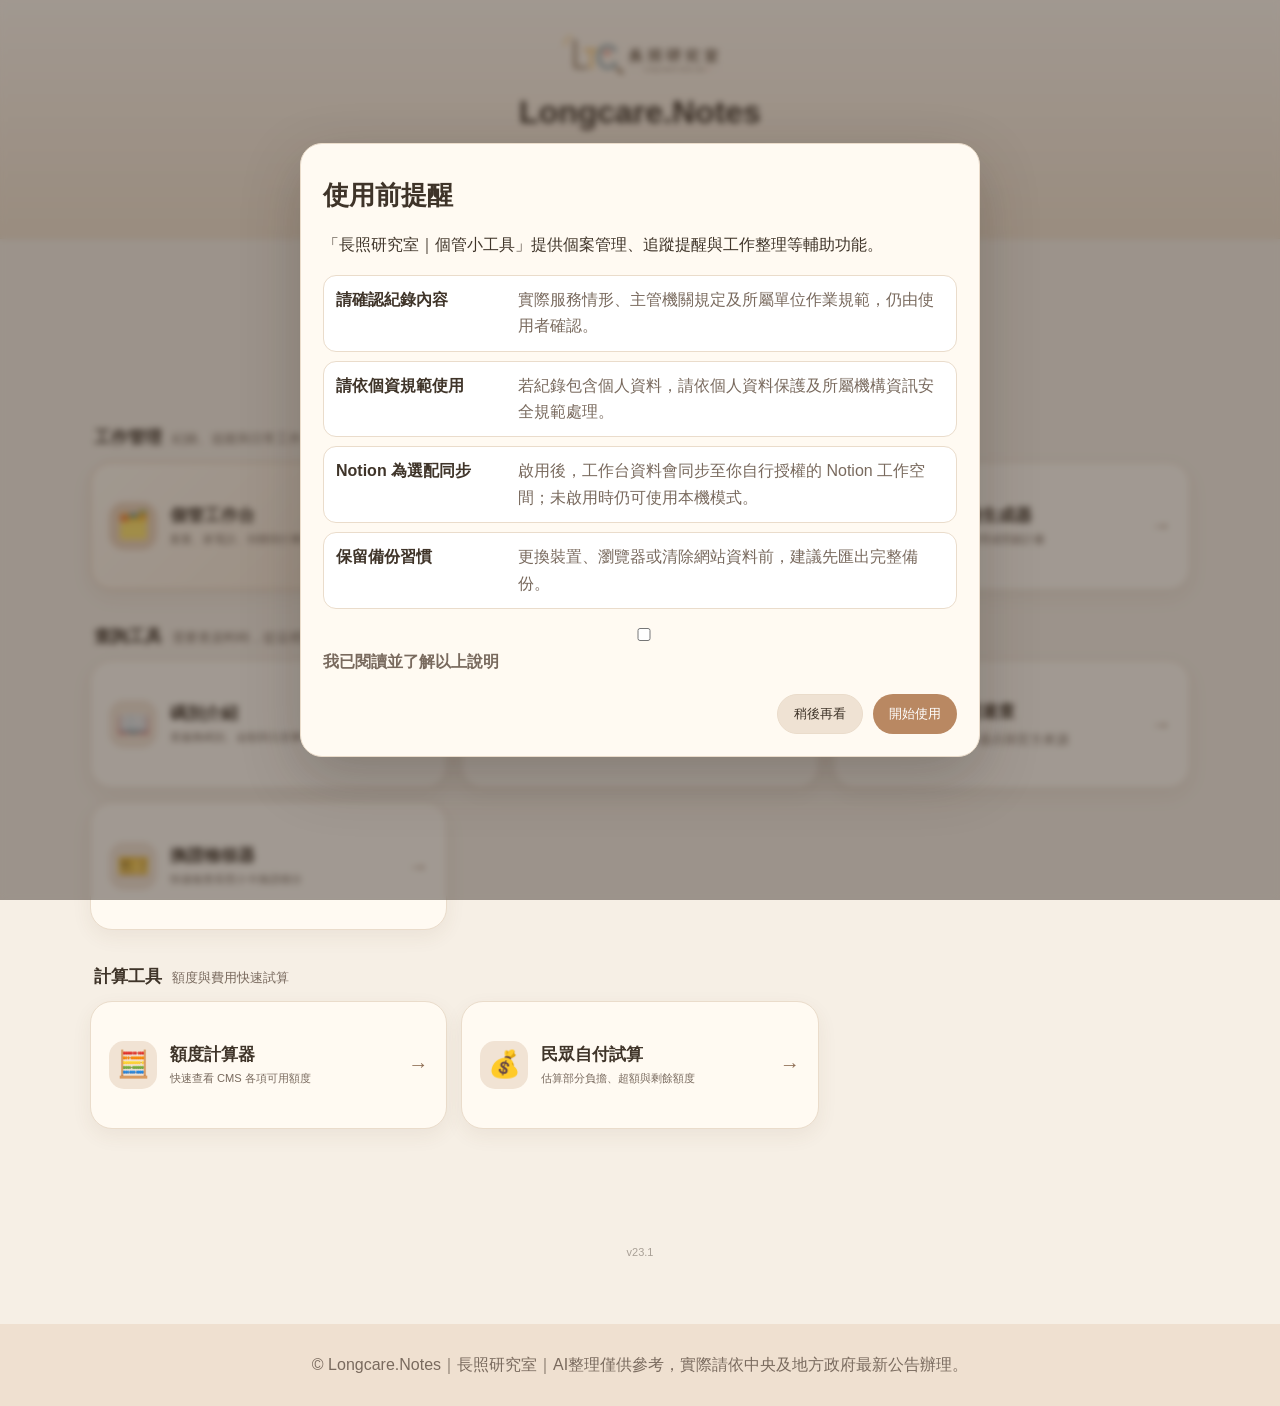
<file: index.html>
<!DOCTYPE html>
<html lang="zh-Hant">
<head>
  <meta charset="UTF-8" />
  <meta name="viewport" content="width=device-width, initial-scale=1.0" />
  <title>Longcare.Notes｜長照研究室</title>
  <link rel="stylesheet" href="style.css?v=24.0" />
  <!-- Google Analytics -->
  <script async src="https://www.googletagmanager.com/gtag/js?id=G-6H934JVD52"></script>
  <script>
    window.dataLayer = window.dataLayer || [];
    function gtag(){dataLayer.push(arguments);}
    gtag('js', new Date());
    gtag('config', 'G-6H934JVD52');
  </script>
</head>
<body>
<header class="hero">
  <img src="logo.png" alt="長照研究室 Logo" class="logo" />
  <h1>Longcare.Notes</h1>
  <p>長照研究室｜給長照人的免費工具箱</p>
  <small>額度計算｜全碼別手冊｜輔具圖鑑｜民眾自付試算｜照顧計畫｜換證檢核｜電訪輔助<br>資料基礎：115年度長期照顧服務申請及給付辦法附表；金額以小數點後無條件捨去初步估算。</small>
</header>

<section id="toolHome" class="tool-home" aria-label="Longcare.Notes 功能首頁">
  <div class="tool-home-inner">
    <div class="tool-home-heading">
      <span class="tool-home-kicker">LONGCARE.NOTES</span>
      <h2>今天要用哪個工具？</h2>
      <p>選一張卡片開始。各工具維持獨立操作，個管工作台資料仍只存在你的瀏覽器本機。</p>
    </div>

    <div class="tool-group">
      <div class="tool-group-title"><span>工作管理</span><small>紀錄、追蹤與日常工作</small></div>
      <div class="tool-card-grid">
        <button class="tool-card tool-card-featured" type="button" data-home-target="casework">
          <span class="tool-card-icon">🗂️</span><span class="tool-card-copy"><strong>個管工作台</strong><small>案量、家電訪、待辦與行事曆</small></span><span class="tool-card-arrow">→</span>
        </button>
        <button class="tool-card" type="button" data-home-target="phone">
          <span class="tool-card-icon">☎️</span><span class="tool-card-copy"><strong>電訪輔助生成器</strong><small>整理電訪內容，快速生成紀錄</small></span><span class="tool-card-arrow">→</span>
        </button>
        <button class="tool-card" type="button" data-home-target="careplan">
          <span class="tool-card-icon">📝</span><span class="tool-card-copy"><strong>照顧計畫生成器</strong><small>把評估資訊整理成照顧計畫</small></span><span class="tool-card-arrow">→</span>
        </button>
      </div>
    </div>

    <div class="tool-group">
      <div class="tool-group-title"><span>查詢工具</span><small>需要查資料時，從這裡開始</small></div>
      <div class="tool-card-grid">
        <button class="tool-card" type="button" data-home-target="codes">
          <span class="tool-card-icon">📖</span><span class="tool-card-copy"><strong>碼別介紹</strong><small>查服務碼別、金額與注意事項</small></span><span class="tool-card-arrow">→</span>
        </button>
        <button class="tool-card" type="button" data-home-target="atlas">
          <span class="tool-card-icon">♿</span><span class="tool-card-copy"><strong>輔具及無障礙圖鑑</strong><small>用圖片快速找輔具與補助品項</small></span><span class="tool-card-arrow">→</span>
        </button>
        <a class="tool-card" href="./law/" data-law-card>
          <span class="tool-card-icon">⚖️</span><span class="tool-card-copy"><strong>長照法規速查</strong><small>搜尋規定、函示與官方來源</small></span><span class="tool-card-arrow">→</span>
        </a>
        <button class="tool-card" type="button" data-home-target="renewal">
          <span class="tool-card-icon">🎫</span><span class="tool-card-copy"><strong>換證檢核器</strong><small>快速檢查長照小卡換證積分</small></span><span class="tool-card-arrow">→</span>
        </button>
      </div>
    </div>

    <div class="tool-group">
      <div class="tool-group-title"><span>計算工具</span><small>額度與費用快速試算</small></div>
      <div class="tool-card-grid">
        <button class="tool-card" type="button" data-home-target="quota">
          <span class="tool-card-icon">🧮</span><span class="tool-card-copy"><strong>額度計算器</strong><small>快速查看 CMS 各項可用額度</small></span><span class="tool-card-arrow">→</span>
        </button>
        <button class="tool-card" type="button" data-home-target="fee">
          <span class="tool-card-icon">💰</span><span class="tool-card-copy"><strong>民眾自付試算</strong><small>估算部分負擔、超額與剩餘額度</small></span><span class="tool-card-arrow">→</span>
        </button>
      </div>
    </div>
  </div>
</section>

<nav class="tabs tool-legacy-tabs" aria-hidden="true">
  <button class="tab" data-target="quota">額度計算器</button>
  <button class="tab" data-target="codes">碼別介紹</button>
  <button class="tab" data-target="atlas">輔具及無障礙圖鑑</button>
  <button class="tab" data-target="fee">民眾自付試算</button>
  <button class="tab" data-target="careplan">照顧計畫生成器</button>
  <button class="tab" data-target="renewal">換證檢核器</button>
  <button class="tab" data-target="phone">電訪輔助生成器</button>
  <button class="tab" data-target="casework">個管工作台</button>
</nav>

<div id="toolPageBar" class="tool-page-bar" hidden>
  <div class="tool-page-bar-inner">
    <button id="toolBackHome" class="tool-back-home" type="button">← 回工具首頁</button>
    <strong id="toolPageName"></strong>
  </div>
</div>
<main class="container">
<section id="quota" class="section">
  <h2>額度計算器</h2>
  <div class="panel grid4">
    <label>CMS等級<select id="qLevel"></select></label>
    <label>開案日期<input id="qDate" type="date"></label>
    <label>是否聘有外籍看護工<select id="qForeign"><option value="no">否</option><option value="yes">是</option></select></label>
    <label>交通接送區域<select id="qTransport"></select></label>
  </div>
  <div id="quotaOut" class="quota-grid"></div>
</section>
<section id="codes" class="section">
  <h2>碼別介紹</h2>
  <p class="lead">保留支付基準說明、第一類/第二類/第三類金額、個管翻譯機與注意事項。輔具及居家無障礙請至「輔具及無障礙圖鑑」查詢。</p>
  <div class="panel sticky-tools">
    <input id="serviceSearch" placeholder="搜尋碼別或關鍵字，例如 BA07、沐浴、GA09、AA02" />
    <div class="subtabs">
      <button class="subtab active" data-cat="care">照顧及專業/喘息</button>
      <button class="subtab" data-cat="transport">交通接送</button>
      <button class="subtab" data-cat="aa">AA照顧管理</button>
    </div>
  </div>
  <div id="serviceList" class="service-list"></div>
</section>

<section id="atlas" class="section">
  <h2>輔具及居家無障礙圖鑑</h2>
  <p class="lead">依支付基準 E／F／EI 品項建立，可搜尋名稱或代碼。圖片為家訪說明用的實體示意圖，實際補助仍依評估結果與地方政府公告辦理。</p>
  <div class="panel sticky-tools atlas-tools">
    <input id="atlasSearch" placeholder="搜尋輔具名稱或代碼，例如：輪椅、EC01、扶手、FA22" />
    <div class="subtabs atlas-tabs">
      <button class="atlas-tab active" data-atlas="all">全部</button>
      <button class="atlas-tab" data-atlas="mobility">行動輔具</button>
      <button class="atlas-tab" data-atlas="bath">沐浴與如廁</button>
      <button class="atlas-tab" data-atlas="bedmove">床類與移位</button>
      <button class="atlas-tab" data-atlas="life">生活與科技輔具</button>
      <button class="atlas-tab" data-atlas="home">居家無障礙</button>
    </div>
  </div>
  <div id="atlasList" class="atlas-list"></div>
</section>

<section id="fee" class="section">
  <h2>民眾自付試算</h2>
  <div class="panel grid3">
    <label>CMS等級<select id="feeCms"></select></label>
    <label>身分別<select id="feeIdentity"><option value="first">第一類</option><option value="second">第二類</option><option value="third">第三類</option></select></label>
    <button id="addFeeRow" class="primary" type="button">＋新增碼別</button>
  </div>
  <div id="feeRows" class="fee-rows"></div>
  <div class="result-grid">
    <div class="result"><span>預估使用額度</span><b id="feeTotal">$0</b></div>
    <div class="result"><span>CMS可用額度</span><b id="feeQuota">$0</b></div>
    <div class="result"><span>部分負擔</span><b id="feeSelfPay">$0</b></div>
    <div class="result"><span>超額自費</span><b id="feeOverage">$0</b></div>
    <div class="result highlight"><span>預估自付總額</span><b id="feeClientTotal">$0</b></div>
    <div class="result"><span>剩餘額度</span><b id="feeRemain">$0</b></div>
  </div>
  <div id="feeNotice" class="notice success">尚未超出 CMS 額度。</div>
</section>
<section id="careplan" class="section">
  <h2>照顧計畫生成器</h2>
  <p class="lead">輸入集中在上方；生成結果在最下方。格式依照你提供的照顧計畫範例。</p>
  <div class="panel">
    <h3>一、基本資料</h3>
    <div class="grid4">
      <label>個案姓名/代稱<input id="cpName"></label>
      <label>家訪日期<input id="cpDate" type="date"></label>
      <label>家訪時間<input id="cpTime" type="time"></label>
      <label>討論對象<input id="cpPeople" placeholder="例：案女、案長子、個案本人"></label>
    </div>
    <h3>二、個案狀況</h3><div id="cpChecks" class="input-groups"></div><label>個案狀況補充<textarea id="cpHealthNote"></textarea></label>
    <h3>三、家庭支持與照顧者</h3><div id="cpFamily" class="input-groups"></div><label>家庭支持補充<textarea id="cpFamilyNote"></textarea></label>
    <h3>四、環境與輔具評估</h3><div id="cpEnv" class="input-groups"></div><label>環境與輔具補充<textarea id="cpEnvNote"></textarea></label>
    <h3>五、照顧問題與目標</h3><div id="cpProblems" class="input-groups"></div>
    <div class="grid3"><label>短期目標<input id="cpGoalS"></label><label>中期目標<input id="cpGoalM"></label><label>長期目標<input id="cpGoalL"></label></div>
    <h3>六、照顧計畫</h3>
    <div class="grid2"><label>照顧及專業服務<textarea id="cpCare"></textarea></label><label>交通接送<textarea id="cpTransport"></textarea></label><label>輔具及無障礙<textarea id="cpAssist"></textarea></label><label>喘息/短照<textarea id="cpRespite"></textarea></label><label>轉介其他資源<textarea id="cpResource"></textarea></label><label>擬定計畫和實際使用服務的落差<textarea id="cpGap"></textarea></label></div>
    <button id="genCarePlan" class="primary" type="button">生成照顧計畫</button>
  </div>
  <h3 class="output-title">生成結果</h3><textarea id="careplanOut" class="big-output"></textarea><button onclick="copyText('careplanOut')" class="secondary" type="button">複製照顧計畫</button>
</section>
<section id="renewal" class="section">
  <h2>長照小卡換證檢核器</h2>
  <div class="panel">
    <div class="grid4"><label>小卡生效日<input id="renewStart" type="date"></label><label>小卡到期日<input id="renewEnd" type="date"></label><label>六年總積分<input id="renewTotal" type="number" step="0.5"></label><label>網路課程積分<input id="renewOnline" type="number" step="0.5"></label></div>
    <div class="grid4"><label>專業品質<input id="rq" type="number" step="0.5"></label><label>專業倫理<input id="re" type="number" step="0.5"></label><label>專業法規<input id="rl" type="number" step="0.5"></label><label>消防/緊急/感染/性別合計<input id="rsafe" type="number" step="0.5"></label></div>
    <h3>原民／多元課程</h3><div id="cultureRows"></div><button id="addCulture" class="secondary" type="button">＋新增課程</button>
    <button id="checkRenewal" class="primary" type="button">檢核換證資格</button>
  </div>
  <h3 class="output-title">檢核結果</h3><textarea id="renewalOut" class="big-output"></textarea><button onclick="copyText('renewalOut')" class="secondary" type="button">複製結果</button>
</section>
<section id="phone" class="section">
  <h2>電訪輔助生成器</h2>
  <p class="lead">以問卷/checkbox方式選擇本次電訪內容；不列全部碼別。</p>
  <div class="panel">
    <div class="grid4"><label>電訪日期<input id="phDate" type="date"></label><label>電訪時間<input id="phTime" type="time"></label><label>聯繫方式<select id="phMethod"><option>電話</option><option>LINE</option><option>視訊</option><option>其他</option></select></label><label>聯繫對象<input id="phPerson" placeholder="例：案女、案長子、案母"></label></div>
    <div class="grid3"><label>紀錄風格<select id="phStyle"><option value="short">簡短版</option><option value="normal" selected>標準版</option><option value="full">完整版</option></select></label></div>
    <h3>本次電訪主題</h3><div id="phoneChecks" class="input-groups"></div>
    <div class="grid3"><label>個案體況補充<textarea id="phBodyNote"></textarea></label><label>服務追蹤補充<textarea id="phServiceNote"></textarea></label><label>滿意度/後續處置<textarea id="phSatisNote"></textarea></label></div>
    <button id="genPhone" class="primary" type="button">生成電訪紀錄</button>
  </div>
  <h3 class="output-title">生成結果</h3><textarea id="phoneOut" class="big-output"></textarea><button onclick="copyText('phoneOut')" class="secondary" type="button">複製電訪紀錄</button>
</section>

<section id="casework" class="section cm-workspace">
  <div class="cm-heading-row"><div><h2>個管工作台</h2><p class="lead">個案資料與每日工作分開管理。</p></div><button id="cmPrivacyOpen" class="secondary" type="button">資料與隱私說明</button></div>
  <div id="cmStorageError" class="cm-storage-error">目前瀏覽器無法使用本機資料庫，請確認不是無痕模式或受限制的瀏覽環境。</div>

  <div id="cmWorkspaceHome" class="cm-workspace-home">
    <button class="cm-feature-card" type="button" data-cm-open-page="cases"><span class="cm-feature-icon">👤</span><span><strong>個案管理</strong><small>個案資料、評估與計畫、訪視、喘息、專業服務、身障與輔具</small></span><b>›</b></button>
    <button class="cm-feature-card" type="button" data-cm-open-page="work"><span class="cm-feature-icon">✓</span><span><strong>工作管理</strong><small>今日工作、待辦事項、提醒、行事曆、異常事件與資源連結</small></span><b>›</b></button>
    <section id="cmData" class="panel cm-block cm-data-block"><div class="cm-block-title"><div><h3>資料與備份</h3><p>換裝置或清除網站資料前，建議保留完整備份。</p></div></div><div class="cm-data-actions"><button id="cmExport" class="primary" type="button">匯出完整備份</button><label class="secondary cm-file-label">匯入備份<input id="cmImport" type="file" accept="application/json"></label><button id="cmClear" class="secondary danger-outline" type="button">清除本機資料</button></div></section>
  </div>

  <div id="cmCasesPage" class="cm-feature-page" hidden>
    <div class="cm-subpage-head"><button class="cm-back-workspace" type="button">‹ 返回工作台</button><div><h3>個案管理</h3><p>先看個案總表；需要時再進入個案工作頁修改。</p></div></div>
    <section id="cmCases" class="panel cm-block">
      <div class="cm-case-toolbar"><input id="cmCaseSearch" placeholder="搜尋個案"><button id="cmOpenNewCase" class="primary" type="button">＋ 新增個案</button><button id="cmDownloadExcel" class="secondary" type="button">下載 Excel 範本</button><label class="secondary cm-file-label">匯入 Excel<input id="cmExcelFile" type="file" accept=".xlsx,application/vnd.openxmlformats-officedocument.spreadsheetml.sheet"></label></div>
      <div class="cm-notion-strip"><div><span id="cmNotionStatus" class="cm-notion-pill">尚未連結</span><strong> Notion</strong><small id="cmNotionDetail">連結後可同步到自己的 Notion 工作空間。</small></div><div class="cm-notion-actions"><button id="cmNotionConnect" class="secondary" type="button">連結 Notion</button><button id="cmNotionSync" class="secondary" type="button" hidden>立即同步</button><a id="cmNotionOpen" class="secondary" href="#" target="_blank" rel="noopener noreferrer" hidden>查看 Notion 表格</a><button id="cmNotionDisconnect" class="cm-link" type="button" hidden>中斷連結</button></div><div id="cmNotionMessage" class="cm-notion-message" aria-live="polite"></div></div>
      <div id="cmNewCasePanel" class="cm-newcase-card" hidden><div class="cm-newcase-title"><strong>新增個案</strong><button id="cmCloseNewCase" class="cm-link" type="button">收起</button></div><div class="cm-form-grid cm-case-form">
        <label>個案名／代稱<input id="cmCaseName"></label><label>CMS<select id="cmCaseCms"><option value="">未填</option><option value="1">CMS 1</option><option value="2">CMS 2</option><option value="3">CMS 3</option><option value="4">CMS 4</option><option value="5">CMS 5</option><option value="6">CMS 6</option><option value="7">CMS 7</option><option value="8">CMS 8</option></select></label>
        <label>身分別<select id="cmCaseIdentity"><option value="">未填</option><option>一般戶</option><option>中低收入戶</option><option>低收入戶</option></select></label><label>案別<select id="cmCaseType"><option value="general">一般新案</option><option value="transfer">轉案</option><option value="discharge">出備案</option></select></label>
        <label>開案日期<input id="cmOpenDate" type="date"></label><label id="cmDischargeDateWrap" hidden>出院日期<input id="cmDischargeDate" type="date"></label>
        <label>收案狀況<select id="cmCaseIntake"><option value="">未填</option><option>新案待處理</option><option>已聯繫</option><option>已完成家訪</option><option>計畫處理中</option><option>服務銜接中</option><option>已完成收案</option></select></label>
        <label>計畫進度<select id="cmCasePlan"><option value="">未填</option><option>待擬照顧計畫</option><option>計畫撰寫中</option><option>待送審</option><option>送審中</option><option>退回修改</option><option>已完成</option></select></label>
        <label>最近照專評估日<input id="cmCaseAssessment" type="date"></label><label>AA01 日期<input id="cmCaseAA01" type="date"></label>
        <label>前次家訪月份<input id="cmPrevHomeMonth" type="month"></label><label>前次電訪月份<input id="cmPrevPhoneMonth" type="month"></label>
        <label>喘息起始月份<input id="cmCaseRespiteStart" type="month"></label><label>喘息截止月份<input id="cmCaseRespiteEnd" type="month"></label><label>喘息剩餘額度<input id="cmCaseRespiteBalance" type="number" min="0" step="1"></label>
        <label>身障證明<select id="cmCaseDisabilityType"><option value="none">無</option><option value="permanent">永久</option><option value="dated">有期限</option></select></label><label>身障證明到期日<input id="cmCaseDisabilityExpiry" type="date"></label>
        <label class="cm-span-2">個案備註<textarea id="cmCaseNote" rows="2"></textarea></label><button id="cmAddCase" class="primary cm-span-2" type="button">建立個案</button>
      </div></div>
      <section class="cm-case-overview">
        <div class="cm-block-title"><div><h3>個案工作概況</h3><p>在案量、新案與本月訪視狀況集中在個案管理。</p></div></div>
        <div id="cmStats" class="cm-stats"></div>
      </section>
      <section id="cmVisits" class="cm-case-visits">
        <div class="cm-block-title"><div><h3>訪視管理</h3><p>查看本月家訪與電訪完成狀況。</p></div></div>
        <div class="panel cm-monthbar"><label>檢視月份<input id="cmMonth" type="month"></label><button id="cmMonthToday" class="secondary" type="button">回到本月</button></div>
        <div id="cmVisitSummary" class="cm-visit-summary"></div>
        <div id="cmVisitFilters" class="cm-filter-row"><button class="secondary active" data-filter="all">全部</button><button class="secondary" data-filter="pending">未完成</button><button class="secondary" data-filter="home">應家訪</button><button class="secondary" data-filter="phone">應電訪</button><button class="secondary" data-filter="done">已完成</button></div>
        <div id="cmVisitTable"></div>
      </section>
      <div class="cm-list-head"><strong>個案總表</strong><label class="cm-inline-check"><input id="cmShowClosed" type="checkbox"> 顯示已結案</label></div><div id="cmCaseList"></div>
    </section>
  </div>

  <div id="cmWorkPage" class="cm-feature-page" hidden>
    <div class="cm-subpage-head"><button class="cm-back-workspace" type="button">‹ 返回工作台</button><div><h3>工作管理</h3><p>先看待辦，再新增工作，最後安排到行事曆。</p></div></div>

    <section class="panel cm-block">
      <div class="cm-block-title"><div><h3>待辦事項</h3><p>一進來先掌握目前還有多少事情需要處理。</p></div><button id="cmNotify" class="secondary" type="button">開啟待辦提醒</button></div>
      <div id="cmTodoStats" class="cm-todo-stats"></div>
      <div id="cmReminder" class="cm-reminder"></div>
      <div id="cmHomeFocus" class="cm-focus-list"></div>
      <div id="cmTodoList" class="cm-todo-list"></div>
    </section>

    <section id="cmTodos" class="panel cm-block">
      <div class="cm-block-title"><div><h3>新增待辦</h3><p>新增一般任務、異常事件或資源連結追蹤。</p></div></div>
      <div class="cm-todo-form"><label>追蹤事項<input id="cmTodoTitle" placeholder="例：追蹤輔具核定函"></label><label>日期<input id="cmTodoDate" type="date"></label><label>類型<select id="cmTodoType"><option value="general">一般任務</option><option value="incident">異常事件</option><option value="resource">資源連結</option></select></label><label>優先度<select id="cmTodoPriority"><option value="high">重要</option><option value="normal" selected>一般</option><option value="low">稍後</option></select></label><label>備註<input id="cmTodoNote" placeholder="可留空"></label><button id="cmAddTodo" class="primary" type="button">＋ 新增待辦</button></div>
    </section>

    <section id="cmCalendarSection" class="panel cm-block">
      <div class="cm-block-title"><div><h3>行事曆</h3><p>查看待辦與已安排事項。</p></div><button id="cmScheduleHomeVisit" class="primary" type="button">＋ 安排家訪</button></div>
      <div id="cmCalendar"></div>
    </section>
  </div>
</section>
<div class="cm-version" aria-label="版本">v23.1</div>

<div id="cmDisclaimer" class="cm-modal" role="dialog" aria-modal="true" aria-labelledby="cmDisclaimerTitle">
  <div class="cm-modal-card cm-disclaimer-card">
    <h2 id="cmDisclaimerTitle">使用前提醒</h2>
    <p class="cm-disclaimer-intro">「長照研究室｜個管小工具」提供個案管理、追蹤提醒與工作整理等輔助功能。</p>
    <div class="cm-disclaimer-points">
      <div><b>請確認紀錄內容</b><span>實際服務情形、主管機關規定及所屬單位作業規範，仍由使用者確認。</span></div>
      <div><b>請依個資規範使用</b><span>若紀錄包含個人資料，請依個人資料保護及所屬機構資訊安全規範處理。</span></div>
      <div><b>Notion 為選配同步</b><span>啟用後，工作台資料會同步至你自行授權的 Notion 工作空間；未啟用時仍可使用本機模式。</span></div>
      <div><b>保留備份習慣</b><span>更換裝置、瀏覽器或清除網站資料前，建議先匯出完整備份。</span></div>
    </div>
    <label class="cm-consent-check"><input id="cmDisclaimerAgree" type="checkbox"> <span>我已閱讀並了解以上說明</span></label>
    <div class="cm-modal-actions"><button id="cmDisclaimerClose" class="secondary" type="button">稍後再看</button><button id="cmDisclaimerAccept" class="primary" type="button" disabled>開始使用</button></div>
  </div>
</div>


<div id="cmExcelModal" class="cm-modal" role="dialog" aria-modal="true">
  <div class="cm-modal-card">
    <h3>Excel 匯入預覽</h3>
    <p class="cm-legal-note">Excel 僅在目前瀏覽器本機讀取，不會上傳至長照研究室、AI 或雲端資料庫。</p>
    <div id="cmExcelPreview"></div>
  </div>
</div>

<div id="cmHomeVisitModal" class="cm-modal" role="dialog" aria-modal="true">
  <div class="cm-modal-card">
    <h3>安排家訪</h3>
    <input id="cmHomeVisitId" type="hidden">
    <div class="cm-form-grid">
      <label>個案<select id="cmHomeVisitCase"></select></label>
      <label>家訪日期<input id="cmHomeVisitDate" type="date"></label>
      <label>時間（選填）<input id="cmHomeVisitTime" type="time"></label>
      <label>備註（選填）<input id="cmHomeVisitNote" placeholder="例：與案女共同家訪"></label>
    </div>
    <p class="cm-legal-note">本月應家訪個案會優先排列；「已安排」不會自動視為完成。</p>
    <div class="cm-modal-actions">
      <button id="cmHomeVisitDelete" class="secondary danger-outline" type="button">取消此安排</button>
      <button id="cmHomeVisitCancel" class="secondary" type="button">關閉</button>
      <button id="cmHomeVisitSave" class="primary" type="button">儲存家訪</button>
    </div>
  </div>
</div>

<div id="cmCaseDetailModal" class="cm-modal" role="dialog" aria-modal="true" aria-labelledby="cmCaseDetailTitle">
  <div class="cm-modal-card cm-case-detail-card">
    <div class="cm-detail-head"><div><span class="cm-detail-kicker">個案工作頁</span><h3 id="cmCaseDetailTitle">個案</h3><div id="cmCaseDetailMeta" class="cm-detail-meta"></div></div><button id="cmCaseDetailClose" class="secondary" type="button">關閉</button></div>
    <div id="cmCaseAlerts" class="cm-case-alerts"></div>
    <div class="cm-detail-sections">
      <section><h4>個案概況與計畫</h4><div class="cm-detail-grid">
<label>個案名／代稱<input id="cmEditName"></label><label>CMS<select id="cmEditCms"><option value="">未填</option><option value="1">CMS 1</option><option value="2">CMS 2</option><option value="3">CMS 3</option><option value="4">CMS 4</option><option value="5">CMS 5</option><option value="6">CMS 6</option><option value="7">CMS 7</option><option value="8">CMS 8</option></select></label>
<label>身分別<select id="cmEditIdentity"><option value="">未填</option><option>一般戶</option><option>中低收入戶</option><option>低收入戶</option></select></label><label>案別<select id="cmEditCaseType"><option value="general">一般新案</option><option value="transfer">轉案</option><option value="discharge">出備案</option></select></label>
<label>開案日期<input id="cmEditOpenDate" type="date"></label><label id="cmEditDischargeWrap">出院日期<input id="cmEditDischargeDate" type="date"></label>
<label>收案狀況<select id="cmEditIntake"><option value="">未填</option><option>新案待處理</option><option>已聯繫</option><option>已完成家訪</option><option>計畫處理中</option><option>服務銜接中</option><option>已完成收案</option></select></label>
<label>計畫進度<select id="cmEditPlan"><option value="">未填</option><option>待擬照顧計畫</option><option>計畫撰寫中</option><option>待送審</option><option>送審中</option><option>退回修改</option><option>已完成</option></select></label>
<label>最近照專評估日<input id="cmEditAssessment" type="date"></label><label>AA01 日期<input id="cmEditAA01" type="date"></label><label>前次家訪月份<input id="cmEditPrevHomeMonth" type="month"></label><label>前次電訪月份<input id="cmEditPrevPhoneMonth" type="month"></label>
</div></section>
      <section><h4>喘息額度</h4><div class="cm-detail-grid"><label>起始月份<input id="cmEditRespiteStart" type="month"></label><label>截止月份<input id="cmEditRespiteEnd" type="month"></label><label>剩餘額度<input id="cmEditRespiteBalance" type="number" min="0" step="1" placeholder="例：18450"></label></div></section>
      <section><h4>身障證明</h4><div class="cm-detail-grid"><label>證明狀態<select id="cmEditDisabilityType"><option value="none">無</option><option value="permanent">永久</option><option value="dated">有期限</option></select></label><label>到期日<input id="cmEditDisabilityExpiry" type="date"></label></div><p class="cm-legal-note">有期限者，系統會在到期前 6 個月列入提醒。</p></section>
      <section><div class="cm-section-title"><h4>專業服務</h4><button id="cmAddProfessional" class="secondary cm-small-btn" type="button">＋新增</button></div><div id="cmProfessionalList"></div></section>
      <section><div class="cm-section-title"><h4>輔具</h4><button id="cmAddAssistive" class="secondary cm-small-btn" type="button">＋新增</button></div><div id="cmAssistiveList"></div><p class="cm-legal-note">使用年限將依現行給付辦法碼別規則帶入；核定函效期與輔具最低使用年限分開管理。</p></section>
      <section><h4>備註</h4><textarea id="cmEditCaseNote" rows="3" placeholder="個案重要備註"></textarea></section>
    </div>
    <div class="cm-modal-actions"><button id="cmCaseDetailCancel" class="secondary" type="button">取消</button><button id="cmCaseDetailSave" class="primary" type="button">儲存個案資料</button></div>
  </div>
</div>

<div id="cmCloseModal" class="cm-modal" role="dialog" aria-modal="true">
  <div class="cm-modal-card">
    <h3>個案結案</h3><p>個案：<strong id="cmCloseCaseName"></strong></p>
    <label>結案日期<input id="cmCloseDate" type="date"></label>
    <label>結案原因<select id="cmCloseReason"><option value="">不填寫</option><option>死亡</option><option>入住住宿機構</option><option>遷出服務區</option><option>資格不符</option><option>三個月未使用且無意願</option><option>其他</option></select></label>
    <p class="cm-legal-note">結案不會刪除過去的家電訪紀錄；結案後的月份不再列入應訪名單。</p>
    <div class="cm-modal-actions"><button id="cmCloseCancel" class="secondary" type="button">取消</button><button id="cmCloseConfirm" class="primary" type="button">確認結案</button></div>
  </div>
</div>

</main>
<footer>© Longcare.Notes｜長照研究室｜AI整理僅供參考，實際請依中央及地方政府最新公告辦理。</footer>
<script>
(function(){
  try{
    var q=new URLSearchParams(location.search);
    var raw=(location.hash||'').replace(/^#/,'');
    var hp=new URLSearchParams(raw.indexOf('=')>=0?raw:'');
    var sid=q.get('notion_session')||hp.get('notion_session');
    if(!sid)return;
    localStorage.setItem('longcareNotes.notion.session.v1',sid);
    q.delete('notion_session');
    hp.delete('notion_session');
    var qs=q.toString();
    history.replaceState(null,'',location.pathname+(qs?'?'+qs:'')+'#casework');
  }catch(e){console.error('Notion session capture failed',e);}
})();
</script><script src="https://cdn.sheetjs.com/xlsx-0.20.3/package/dist/xlsx.full.min.js"></script><script src="serviceData.js?v=17.7"></script><script src="script.js?v=17.7"></script><script src="caseManagerDashboard.js?v=24.4"></script>

<script>
(function(){
  const home=document.getElementById('toolHome');
  const pageBar=document.getElementById('toolPageBar');
  const pageName=document.getElementById('toolPageName');
  const back=document.getElementById('toolBackHome');

  function openTool(target,label){
    const tab=document.querySelector('.tab[data-target="'+target+'"]');
    if(!tab)return;
    home.hidden=true;
    pageBar.hidden=false;
    pageName.textContent=label||tab.textContent.trim();
    tab.click();
    if(typeof gtag==='function'){
      gtag('event','home_card_click',{tool_name:target,tool_label:label||tab.textContent.trim()});
    }
    window.scrollTo({top:0,behavior:'smooth'});
    history.replaceState(null,'','#'+target);
  }

  function showHome(){
    document.querySelectorAll('.section').forEach(s=>s.classList.remove('active'));
    document.querySelectorAll('.tab').forEach(t=>t.classList.remove('active'));
    pageBar.hidden=true;
    home.hidden=false;
    history.replaceState(null,'',location.pathname+location.search);
    window.scrollTo({top:0,behavior:'smooth'});
  }

  document.querySelectorAll('[data-home-target]').forEach(card=>{
    card.addEventListener('click',()=>openTool(card.dataset.homeTarget,card.querySelector('strong')?.textContent.trim()));
  });
  document.querySelector('[data-law-card]')?.addEventListener('click',()=>{
    if(typeof gtag==='function')gtag('event','home_card_click',{tool_name:'law',tool_label:'長照法規速查'});
  });
  back.addEventListener('click',showHome);

  const hash=location.hash.replace('#','');
  if(hash==='casework'){
    document.body.classList.add('casework-mode');
    document.querySelectorAll('.section').forEach(s=>s.classList.remove('active'));
    const cw=document.getElementById('casework');
    if(cw)cw.classList.add('active');
    home.hidden=true;
    pageBar.hidden=false;
  }else if(hash && document.querySelector('.tab[data-target="'+hash+'"]')){
    const tab=document.querySelector('.tab[data-target="'+hash+'"]');
    openTool(hash,tab.textContent.trim());
  }else{
    showHome();
  }
})();
</script>


<script>
(function(){
  function restoreCaseworkRoute(){
    if(location.hash==='#casework'){
      document.body.classList.add('casework-mode');
      document.querySelectorAll('.tool-section').forEach(function(el){el.classList.remove('active');});
      var s=document.getElementById('casework');
      if(s)s.classList.add('active');
    }
  }
  if(document.readyState==='loading'){
    document.addEventListener('DOMContentLoaded',restoreCaseworkRoute);
  }else{
    restoreCaseworkRoute();
  }
  window.addEventListener('hashchange',restoreCaseworkRoute);
})();
</script>

</body>
</html>
</file>
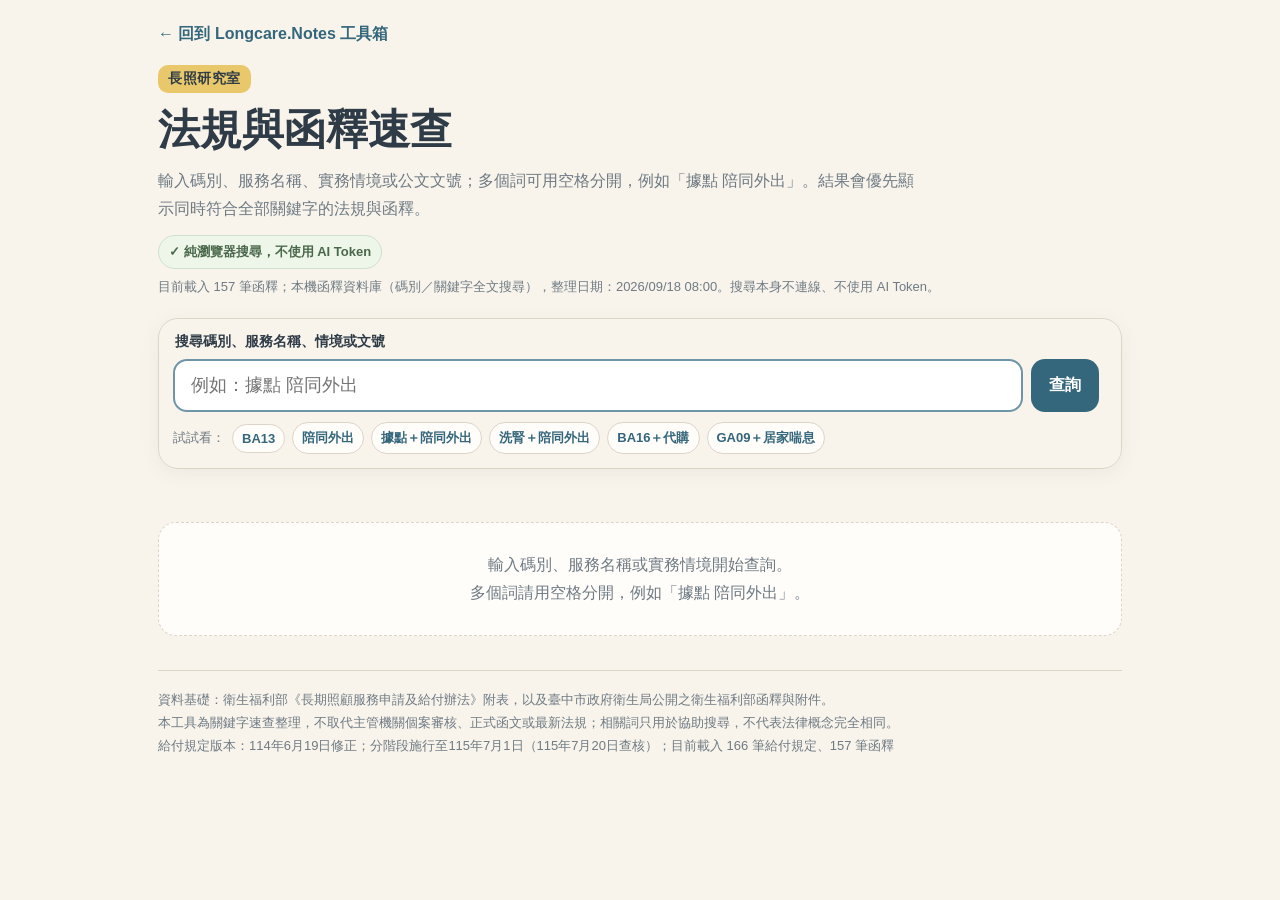
<file: law/index.html>
<!doctype html>
<html lang="zh-Hant">
<head>
  <meta charset="utf-8" />
  <meta name="viewport" content="width=device-width, initial-scale=1" />
  <meta name="description" content="長照碼別、給付規定與政府公開函釋關鍵字速查。" />
  <title>長照研究室｜法規與函釋速查</title>
  <style>
    :root {
      --bg: #f8f4ec;
      --card: #fffdfa;
      --ink: #2f3b46;
      --muted: #6f7a83;
      --blue: #6f96a8;
      --blue-dark: #35677c;
      --yellow: #e8c86b;
      --line: #ddd4c8;
      --warn: #fff3c9;
      --soft: #edf3f5;
      --success: #edf6e9;
      --danger: #fff0ea;
      --shadow: 0 5px 20px rgba(60, 50, 40, .06);
    }

    * { box-sizing: border-box; }

    html { scroll-behavior: smooth; }

    body {
      margin: 0;
      background: var(--bg);
      color: var(--ink);
      font-family: -apple-system, BlinkMacSystemFont, "Noto Sans TC", "PingFang TC", sans-serif;
    }

    button,
    input { font: inherit; }

    button { cursor: pointer; }

    .skip-link {
      position: fixed;
      left: 12px;
      top: -60px;
      z-index: 30;
      padding: 10px 14px;
      border-radius: 10px;
      background: var(--ink);
      color: #fff;
    }

    .skip-link:focus { top: 12px; }

    .wrap {
      width: min(100%, 1000px);
      margin: 0 auto;
      padding: 24px 18px 60px;
    }

    .back-link {
      display: inline-flex;
      align-items: center;
      gap: 6px;
      margin-bottom: 20px;
      color: var(--blue-dark);
      font-weight: 800;
      text-decoration: none;
    }

    .back-link:hover,
    .back-link:focus-visible { text-decoration: underline; }

    .page-header { margin-bottom: 18px; }

    .brand {
      display: inline-block;
      margin-bottom: 12px;
      padding: 5px 10px;
      border-radius: 10px;
      background: var(--yellow);
      font-size: 14px;
      font-weight: 900;
      letter-spacing: .04em;
    }

    h1 {
      margin: 0;
      font-size: clamp(28px, 6vw, 42px);
      line-height: 1.2;
    }

    .subtitle {
      max-width: 760px;
      margin: 12px 0 0;
      color: var(--muted);
      line-height: 1.75;
    }

    .local-search-note {
      display: inline-flex;
      align-items: center;
      gap: 6px;
      margin-top: 12px;
      padding: 7px 10px;
      border: 1px solid #cfe0d0;
      border-radius: 999px;
      background: var(--success);
      color: #4b684b;
      font-size: 13px;
      font-weight: 800;
    }

    .sync-note {
      margin-top: 8px;
      color: var(--muted);
      font-size: 13px;
      line-height: 1.6;
    }

    .search-panel {
      position: sticky;
      top: 0;
      z-index: 10;
      margin: 20px 0 14px;
      padding: 14px;
      border: 1px solid var(--line);
      border-radius: 20px;
      background: rgba(248, 244, 236, .96);
      box-shadow: var(--shadow);
      backdrop-filter: blur(8px);
    }

    .search-label {
      display: block;
      margin: 0 0 8px 2px;
      font-size: 14px;
      font-weight: 800;
    }

    .search-row {
      display: grid;
      grid-template-columns: 1fr auto auto;
      gap: 8px;
    }

    .search-row input {
      min-width: 0;
      padding: 14px 16px;
      border: 2px solid var(--blue);
      border-radius: 14px;
      background: #fff;
      color: var(--ink);
      font-size: 18px;
      outline: none;
    }

    .search-row input:focus {
      border-color: var(--blue-dark);
      box-shadow: 0 0 0 3px rgba(111, 150, 168, .18);
    }

    .primary-button,
    .secondary-button {
      min-height: 52px;
      padding: 0 18px;
      border-radius: 14px;
      font-weight: 900;
    }

    .primary-button {
      border: 0;
      background: var(--blue-dark);
      color: #fff;
    }

    .secondary-button {
      border: 1px solid var(--line);
      background: var(--card);
      color: var(--ink);
    }

    .primary-button:hover,
    .primary-button:focus-visible { background: #28596d; }

    .secondary-button:hover,
    .secondary-button:focus-visible { border-color: var(--blue); }

    .example-row {
      display: flex;
      align-items: center;
      gap: 7px;
      flex-wrap: wrap;
      margin-top: 10px;
      color: var(--muted);
      font-size: 13px;
    }

    .example-button {
      padding: 6px 9px;
      border: 1px solid var(--line);
      border-radius: 999px;
      background: var(--card);
      color: var(--blue-dark);
      font-weight: 800;
    }

    .example-button:hover,
    .example-button:focus-visible { border-color: var(--blue); }

    .expanded-terms {
      margin: 9px 2px 0;
      color: var(--muted);
      font-size: 13px;
      line-height: 1.6;
    }

    .result-summary {
      min-height: 25px;
      margin: 14px 2px;
      color: var(--muted);
      font-size: 14px;
      line-height: 1.6;
    }

    .result-summary strong { color: var(--ink); }

    .result-group { margin-top: 24px; }

    .group-heading {
      display: flex;
      align-items: center;
      gap: 9px;
      margin: 0 0 11px;
      font-size: 20px;
    }

    .group-count {
      min-width: 27px;
      padding: 3px 7px;
      border-radius: 999px;
      background: var(--soft);
      color: var(--blue-dark);
      font-size: 12px;
      text-align: center;
    }

    .grid { display: grid; gap: 14px; }

    .card {
      border: 1px solid var(--line);
      border-radius: 18px;
      background: var(--card);
      padding: 18px;
      box-shadow: var(--shadow);
    }

    .card.interpretation { border-left: 5px solid var(--yellow); }

    .card-head {
      display: flex;
      align-items: flex-start;
      justify-content: space-between;
      gap: 12px;
    }

    .code {
      margin-bottom: 3px;
      color: var(--blue-dark);
      font-size: 25px;
      font-weight: 950;
      letter-spacing: .02em;
    }

    .title {
      margin: 0;
      font-size: 20px;
      line-height: 1.45;
    }

    .match-label {
      flex: 0 0 auto;
      padding: 5px 8px;
      border-radius: 999px;
      background: var(--success);
      color: #4b684b;
      font-size: 12px;
      font-weight: 900;
    }

    .match-label.related {
      background: var(--warn);
      color: #7b6322;
    }

    .match-label.partial {
      background: var(--soft);
      color: var(--muted);
    }

    .tags {
      display: flex;
      gap: 7px;
      flex-wrap: wrap;
      margin: 11px 0;
    }

    .tag {
      padding: 5px 8px;
      border-radius: 999px;
      background: var(--soft);
      font-size: 12px;
    }

    .tag.warn { background: var(--warn); }

    .meta-grid {
      display: grid;
      grid-template-columns: repeat(2, minmax(0, 1fr));
      gap: 8px;
      margin-top: 12px;
    }

    .meta-item {
      padding: 10px 12px;
      border: 1px solid #ece4da;
      border-radius: 12px;
      background: #fff;
      line-height: 1.55;
    }

    .meta-item span {
      display: block;
      margin-bottom: 2px;
      color: var(--muted);
      font-size: 12px;
    }

    .meta-item strong {
      font-size: 14px;
      overflow-wrap: anywhere;
    }

    .summary,
    .match-snippet {
      margin-top: 12px;
      line-height: 1.8;
      white-space: pre-wrap;
    }

    .match-snippet {
      padding: 13px 14px;
      border-radius: 13px;
      background: #f7f3eb;
    }

    .match-snippet strong {
      display: block;
      margin-bottom: 4px;
      color: var(--blue-dark);
      font-size: 13px;
    }

    mark {
      padding: 0 .08em;
      border-radius: 3px;
      background: #ffe58f;
      color: inherit;
    }

    details {
      margin-top: 13px;
      padding-top: 12px;
      border-top: 1px dashed var(--line);
    }

    summary {
      color: var(--blue-dark);
      cursor: pointer;
      font-weight: 900;
    }

    .raw {
      margin-top: 10px;
      padding: 14px;
      border-radius: 12px;
      background: #f6f3ed;
      font-size: 14px;
      line-height: 1.75;
      overflow-wrap: anywhere;
      white-space: pre-wrap;
    }

    .source-link {
      display: inline-flex;
      align-items: center;
      gap: 5px;
      margin-top: 13px;
      color: var(--blue-dark);
      font-weight: 900;
      text-decoration: none;
    }

    .source-link:hover,
    .source-link:focus-visible { text-decoration: underline; }

    .notice,
    .empty {
      padding: 28px 20px;
      border: 1px dashed var(--line);
      border-radius: 18px;
      background: var(--card);
      color: var(--muted);
      line-height: 1.75;
      text-align: center;
    }

    .notice.warning {
      margin-bottom: 14px;
      padding: 14px 16px;
      border-style: solid;
      background: var(--warn);
      color: #725e25;
      text-align: left;
    }

    .notice.error {
      border-style: solid;
      border-color: #ecc8bd;
      background: var(--danger);
      color: #8b4e42;
    }

    footer {
      margin-top: 34px;
      padding-top: 18px;
      border-top: 1px solid var(--line);
      color: var(--muted);
      font-size: 13px;
      line-height: 1.75;
    }

    .meta-item.wide { grid-column: 1 / -1; }

    [hidden] { display: none !important; }

    @media (max-width: 680px) {
      .wrap { padding: 18px 14px 44px; }
      .search-panel { margin-inline: -4px; padding: 11px; }
      .search-row { grid-template-columns: 1fr auto; }
      .secondary-button { grid-column: 1 / -1; min-height: 42px; }
      .card-head { display: block; }
      .match-label { display: inline-block; margin-top: 9px; }
      .meta-grid { grid-template-columns: 1fr; }
      .title { font-size: 18px; }
    }

    @media (prefers-reduced-motion: reduce) {
      html { scroll-behavior: auto; }
    }
  </style>
</head>
<body>
  <a class="skip-link" href="#results">跳到查詢結果</a>

  <div class="wrap">
    <header class="page-header">
      <a class="back-link" href="../">← 回到 Longcare.Notes 工具箱</a>
      <div><span class="brand">長照研究室</span></div>
      <h1>法規與函釋速查</h1>
      <p class="subtitle">輸入碼別、服務名稱、實務情境或公文文號；多個詞可用空格分開，例如「據點 陪同外出」。結果會優先顯示同時符合全部關鍵字的法規與函釋。</p>
      <div class="local-search-note">✓ 純瀏覽器搜尋，不使用 AI Token</div>
      <div id="syncStatus" class="sync-note">已內建臺中市政府衛生局公開函釋整理，不需等待線上同步。</div>
    </header>

    <main>
      <section class="search-panel" aria-label="法規搜尋">
        <label class="search-label" for="q">搜尋碼別、服務名稱、情境或文號</label>
        <div class="search-row">
          <input id="q" type="search" inputmode="search" autocomplete="off" placeholder="例如：據點 陪同外出" aria-describedby="search-help" />
          <button id="go" class="primary-button" type="button">查詢</button>
          <button id="clear" class="secondary-button" type="button" hidden>清除</button>
        </div>
        <div id="search-help" class="example-row">
          <span>試試看：</span>
          <button class="example-button" type="button" data-query="BA13">BA13</button>
          <button class="example-button" type="button" data-query="陪同外出">陪同外出</button>
          <button class="example-button" type="button" data-query="據點 陪同外出">據點＋陪同外出</button>
          <button class="example-button" type="button" data-query="洗腎 陪同外出">洗腎＋陪同外出</button>
          <button class="example-button" type="button" data-query="BA16 代購">BA16＋代購</button>
          <button class="example-button" type="button" data-query="GA09 居家喘息">GA09＋居家喘息</button>
        </div>
        <div id="expandedTerms" class="expanded-terms" hidden></div>
      </section>

      <div id="count" class="result-summary" role="status" aria-live="polite"></div>
      <div id="results"></div>
    </main>

    <footer>
      <div>資料基礎：衛生福利部《長期照顧服務申請及給付辦法》附表，以及臺中市政府衛生局公開之衛生福利部函釋與附件。</div>
      <div>本工具為關鍵字速查整理，不取代主管機關個案審核、正式函文或最新法規；相關詞只用於協助搜尋，不代表法律概念完全相同。</div>
      <div id="dataVersion">資料版本：請以 data.js 標示版本為準。</div>
    </footer>
  </div>

  <script src="data.js"></script>
  <script src="interpretations.js"></script>
  <script>
    (() => {
      'use strict';

      const CODE_ROWS = typeof CODE_DATA !== 'undefined' && Array.isArray(CODE_DATA) ? CODE_DATA : [];
      const INTERPRETATION_ROWS = typeof INTERPRETATIONS !== 'undefined' && Array.isArray(INTERPRETATIONS) ? INTERPRETATIONS : [];
      const META = typeof DATA_META !== 'undefined' && DATA_META && typeof DATA_META === 'object' ? DATA_META : {};
      const SYNC_META = typeof INTERPRETATION_META !== 'undefined' && INTERPRETATION_META && typeof INTERPRETATION_META === 'object' ? INTERPRETATION_META : {};

      const q = document.querySelector('#q');
      const results = document.querySelector('#results');
      const count = document.querySelector('#count');
      const clearButton = document.querySelector('#clear');
      const expandedTerms = document.querySelector('#expandedTerms');
      const dataVersion = document.querySelector('#dataVersion');
      const syncStatus = document.querySelector('#syncStatus');

      const RELATED_TERM_GROUPS = [
        ['BA13', '陪同外出', '陪同就醫', '外出陪同'],
        ['BA16', '代購', '代領', '代送', '代購或代領或代送服務', '代購餐食', '代領藥品', '藥品代購', '代購成藥'],
        ['GA09', '居家喘息', '喘息服務', '居家喘息服務'],
        ['DA01', '交通接送', '就醫接送', '復健接送'],
        ['BA24', '協助排泄', '排泄', '失禁處理'],
        ['據點', 'C據點', 'C級巷弄長照站', '巷弄長照站', '社區照顧關懷據點'],
        ['洗腎', '血液透析', '透析'],
        ['復健', '復能', '物理治療', '職能治療']
      ];

      const normalize = value => String(value ?? '')
        .normalize('NFKC')
        .toLocaleLowerCase('zh-Hant')
        .replace(/[\s\u3000()[\]{}（）【】《》〈〉「」『』,，、。.;；:：!?！？'"“”‘’·•/\\|+＝=_\-–—]/g, '');

      const asText = value => {
        if (Array.isArray(value)) return value.map(asText).filter(Boolean).join(' ');
        if (value && typeof value === 'object') return Object.values(value).map(asText).filter(Boolean).join(' ');
        return value == null ? '' : String(value);
      };

      const asList = value => {
        if (Array.isArray(value)) return value.map(asText).filter(Boolean);
        if (!value) return [];
        return String(value).split(/[、,，/\s]+/).map(item => item.trim()).filter(Boolean);
      };

      const unique = values => [...new Map(values.filter(Boolean).map(value => [normalize(value), String(value)])).values()];

      const tokenize = value => unique(String(value || '')
        .trim()
        .split(/[\s\u3000,，、;；|+]+/)
        .map(item => item.trim())
        .filter(Boolean));

      const alternativesFor = token => {
        const tokenKey = normalize(token);
        const group = RELATED_TERM_GROUPS.find(terms => terms.some(term => normalize(term) === tokenKey));
        return unique([token, ...(group || [])]);
      };

      const escapeHtml = value => String(value ?? '').replace(/[&<>"']/g, char => ({
        '&': '&amp;', '<': '&lt;', '>': '&gt;', '"': '&quot;', "'": '&#39;'
      })[char]);

      const escapeRegExp = value => String(value).replace(/[.*+?^${}()|[\]\\]/g, '\\$&');

      const highlight = (value, phrases) => {
        const source = String(value ?? '');
        const visiblePhrases = unique(phrases).filter(term => String(term).length > 0).sort((a, b) => b.length - a.length);
        if (!source || !visiblePhrases.length) return escapeHtml(source);
        const expression = new RegExp(`(${visiblePhrases.map(escapeRegExp).join('|')})`, 'gi');
        return source.split(expression).map(part => {
          const isHit = visiblePhrases.some(term => normalize(term) === normalize(part));
          return isHit ? `<mark>${escapeHtml(part)}</mark>` : escapeHtml(part);
        }).join('');
      };

      const safeUrl = value => {
        if (!value) return '';
        try {
          const parsed = new URL(String(value), document.baseURI);
          return ['http:', 'https:'].includes(parsed.protocol) ? parsed.href : '';
        } catch (_) {
          return '';
        }
      };

      const inferSourceName = (item, kind) => {
        const explicit = item.sourceName || item.sourceTitle || item.agency || item.issuer || item.authority || item.department || item.lawName || item.basis;
        if (explicit) return asText(explicit);
        if (/衛(?:部|福部)/.test(asText(item.docNo))) return '衛生福利部（函文）';
        const url = safeUrl(item.source || item.sourceUrl || item.url);
        if (url.includes('mohw.gov.tw')) return '衛生福利部';
        if (url.includes('law.moj.gov.tw')) return '全國法規資料庫';
        if (url.includes('.gov.tw')) return '政府機關公開來源';
        return kind === 'code' ? '長期照顧服務申請及給付辦法（附表）' : '政府公開函釋來源';
      };

      const fieldsFor = (item, kind) => kind === 'code' ? [
        { value: item.code, weight: 110 },
        { value: item.title, weight: 65 },
        { value: item.searchText, weight: 55 },
        { value: item.keywords, weight: 45 },
        { value: item.raw, weight: 24 },
        { value: item.sourceName || item.sourceTitle || item.lawName || item.basis, weight: 15 }
      ] : [
        { value: item.codes, weight: 100 },
        { value: item.docNo, weight: 90 },
        { value: item.title, weight: 65 },
        { value: item.keywords, weight: 55 },
        { value: item.summary, weight: 35 },
        { value: item.raw || item.content, weight: 25 },
        { value: item.sourceName || item.agency || item.issuer || item.authority, weight: 18 },
        { value: item.status, weight: 8 }
      ];

      const sourceQuality = item => {
        const url = safeUrl(item.source || item.sourceUrl || item.url);
        if (!url) return 0;
        if (/\.(pdf|doc|docx|odt)(?:$|[?#])/i.test(url)) return 120;
        if (/\/\d+\/post(?:$|[?#])/.test(url)) return 90;
        if (/health\.taichung\.gov\.tw/.test(url)) return 55;
        if (/cp\.aspx\?n=412/.test(url)) return -80;
        if (/health\.ntpc\.gov\.tw\/basic/.test(url)) return -70;
        return 0;
      };

      const scoreItem = (item, kind, tokenSets, rawQuery) => {
        const fields = fieldsFor(item, kind).map(field => ({ ...field, text: normalize(asText(field.value)) }));
        const matchedPhrases = [];
        let score = kind === 'interpretation' ? sourceQuality(item) : 0;
        let coverage = 0;

        tokenSets.forEach(alternatives => {
          let bestScore = 0;
          let bestPhrase = '';
          fields.forEach(field => {
            alternatives.forEach(phrase => {
              const phraseKey = normalize(phrase);
              if (!phraseKey || !field.text.includes(phraseKey)) return;
              const exactBonus = field.text === phraseKey ? 18 : 0;
              const candidateScore = field.weight + exactBonus + Math.min(phraseKey.length, 12);
              if (candidateScore > bestScore) {
                bestScore = candidateScore;
                bestPhrase = phrase;
              }
            });
          });
          if (bestScore > 0) {
            coverage += 1;
            score += bestScore;
            matchedPhrases.push(bestPhrase);
          }
        });

        const fullQuery = normalize(rawQuery);
        const fullText = fields.map(field => field.text).join('');
        if (fullQuery && fullText.includes(fullQuery)) score += 35;
        if (coverage === tokenSets.length && coverage > 0) score += 160;
        else score += coverage * 8;

        return { item, kind, coverage, score, matchedPhrases: unique(matchedPhrases), related: false };
      };

      const extractCodes = value => {
        const direct = asList(value);
        const found = asText(value).toUpperCase().match(/\b[A-Z]{1,4}\s*\d{1,3}[A-Z]?\b/g) || [];
        return unique([...direct, ...found].map(code => normalize(code).toUpperCase()));
      };

      const recordCodes = result => result.kind === 'code'
        ? extractCodes(result.item.code)
        : extractCodes(result.item.codes || result.item.code);

      const overlaps = (left, right) => left.some(value => right.includes(value));

      const sortMatches = (left, right, totalTokens) => {
        const leftComplete = left.coverage === totalTokens ? 1 : 0;
        const rightComplete = right.coverage === totalTokens ? 1 : 0;
        return rightComplete - leftComplete
          || Number(right.related) - Number(left.related)
          || right.coverage - left.coverage
          || right.score - left.score;
      };

      const matchLabel = (result, totalTokens) => {
        if (result.coverage === totalTokens) return '<span class="match-label">完整符合</span>';
        if (result.related) return '<span class="match-label related">相關碼別／函釋</span>';
        return `<span class="match-label partial">部分符合 ${result.coverage}/${totalTokens}</span>`;
      };

      const snippetFrom = (value, phrases, limit = 310) => {
        const source = String(value ?? '').trim();
        if (!source) return '';
        const lines = source.split(/\n+/).map(line => line.trim()).filter(Boolean);
        const phraseKeys = unique(phrases).map(normalize).filter(Boolean);
        let selected = lines.find(line => phraseKeys.some(key => normalize(line).includes(key))) || '';

        if (!selected) {
          const lowered = source.toLocaleLowerCase('zh-Hant');
          const indexes = unique(phrases)
            .map(term => lowered.indexOf(String(term).toLocaleLowerCase('zh-Hant')))
            .filter(index => index >= 0);
          const firstIndex = indexes.length ? Math.min(...indexes) : 0;
          const start = Math.max(0, firstIndex - 80);
          selected = `${start > 0 ? '…' : ''}${source.slice(start, start + limit)}${start + limit < source.length ? '…' : ''}`;
        }

        if (selected.length > limit) selected = `${selected.slice(0, limit)}…`;
        return selected;
      };

      const renderSourceLink = item => {
        const url = safeUrl(item.source || item.sourceUrl || item.url);
        if (!url) return '';
        const alternate = safeUrl(item.alternateSource);
        const alternateLink = alternate && alternate !== url
          ? `<a class="source-link secondary" href="${escapeHtml(alternate)}" target="_blank" rel="noopener noreferrer">點開全文（備用連結） <span aria-hidden="true">↗</span></a>`
          : '';
        return `<a class="source-link" href="${escapeHtml(url)}" target="_blank" rel="noopener noreferrer">點開全文 <span aria-hidden="true">↗</span></a>${alternateLink}`;
      };

      const renderCodeCard = (result, tokenSets) => {
        const item = result.item;
        const phrases = unique([...tokenSets.flat(), ...result.matchedPhrases]);
        const raw = asText(item.raw || item.content || item.text);
        const snippet = snippetFrom(raw, phrases);
        const prices = asList(item.prices || item.price);
        const sourceName = inferSourceName(item, 'code');
        const money = value => /^\s*[\d,]+\s*$/.test(asText(value)) ? `${asText(value).trim()} 元` : asText(value);
        const structuredPrices = [
          item.standardPrice ? `<span class="tag">一般給（支）付：${highlight(money(item.standardPrice), phrases)}</span>` : '',
          item.remotePrice ? `<span class="tag">原民區／離島：${highlight(money(item.remotePrice), phrases)}</span>` : '',
          item.rentalPrice ? `<span class="tag">租賃上限：${highlight(money(item.rentalPrice), phrases)}</span>` : '',
          item.purchasePrice ? `<span class="tag">購置上限：${highlight(money(item.purchasePrice), phrases)}</span>` : ''
        ].filter(Boolean);
        const extraMeta = [
          ['給付方式', item.serviceMode, false],
          ['購置最低使用年限', item.minimumUseYears ? `${asText(item.minimumUseYears)} 年` : '', false],
          ['適用對象', item.eligibility, true],
          ['租賃價格說明', item.priceNote, true]
        ].filter(([, value]) => value).map(([label, value, wide]) => `
          <div class="meta-item${wide ? ' wide' : ''}"><span>${escapeHtml(label)}</span><strong>${highlight(value, phrases)}</strong></div>`).join('');

        return `<article class="card">
          <div class="card-head">
            <div>
              <div class="code">${highlight(item.code || '未標示碼別', phrases)}</div>
              <h3 class="title">${highlight(item.title || '未標示服務名稱', phrases)}</h3>
            </div>
            ${matchLabel(result, tokenSets.length)}
          </div>
          <div class="tags">
            <span class="tag">現行給付規定</span>
            ${item.category ? `<span class="tag">${escapeHtml(asText(item.category))}</span>` : ''}
            ${structuredPrices.join('')}
            ${!structuredPrices.length && prices.length ? `<span class="tag">支付價格：${prices.map(price => highlight(money(price), phrases)).join('／')}</span>` : ''}
          </div>
          <div class="meta-grid">
            <div class="meta-item"><span>法規來源</span><strong>${escapeHtml(sourceName)}</strong></div>
            <div class="meta-item"><span>關聯碼別</span><strong>${escapeHtml(item.code || '未標示')}</strong></div>
            ${extraMeta}
          </div>
          ${snippet ? `<div class="match-snippet"><strong>命中內容</strong>${highlight(snippet, phrases)}</div>` : ''}
          ${raw ? `<details><summary>查看法規原文整理</summary><div class="raw">${highlight(raw, phrases)}</div></details>` : ''}
          ${renderSourceLink(item)}
        </article>`;
      };

      const renderInterpretationCard = (result, tokenSets) => {
        const item = result.item;
        const phrases = unique([...tokenSets.flat(), ...result.matchedPhrases]);
        const raw = asText(item.raw || item.content);
        const summary = asText(item.summary) || snippetFrom(raw, phrases, 360);
        const codes = asList(item.codes || item.code);
        const sourceName = inferSourceName(item, 'interpretation');

        return `<article class="card interpretation">
          <div class="card-head">
            <h3 class="title">${highlight(item.title || '函釋／實務補充', phrases)}</h3>
            ${matchLabel(result, tokenSets.length)}
          </div>
          <div class="tags">
            <span class="tag warn">函釋／實務補充</span>
            ${item.status ? `<span class="tag">${escapeHtml(asText(item.status))}</span>` : ''}
            ${codes.map(code => `<span class="tag">${highlight(code, phrases)}</span>`).join('')}
          </div>
          <div class="meta-grid">
            <div class="meta-item"><span>發文／資料來源</span><strong>${escapeHtml(sourceName)}</strong></div>
            <div class="meta-item"><span>公文文號</span><strong>${highlight(item.docNo || '未標示', phrases)}</strong></div>
            ${item.date ? `<div class="meta-item"><span>日期</span><strong>${escapeHtml(asText(item.date))}</strong></div>` : ''}
            ${codes.length ? `<div class="meta-item"><span>關聯碼別</span><strong>${codes.map(code => highlight(code, phrases)).join('、')}</strong></div>` : ''}
          </div>
          ${summary ? `<div class="summary">${highlight(summary, phrases)}</div>` : ''}
          ${raw && normalize(raw) !== normalize(summary) ? `<details><summary>查看函釋全文</summary><div class="raw">${highlight(raw, phrases)}</div></details>` : ''}
          ${renderSourceLink(item)}
        </article>`;
      };

      const groupMarkup = (heading, icon, items, renderer, tokenSets) => items.length ? `
        <section class="result-group">
          <h2 class="group-heading"><span aria-hidden="true">${icon}</span>${heading}<span class="group-count">${items.length}</span></h2>
          <div class="grid">${items.map(item => renderer(item, tokenSets)).join('')}</div>
        </section>` : '';

      const updateAddress = rawQuery => {
        try {
          const url = new URL(location.href);
          if (rawQuery) url.searchParams.set('q', rawQuery);
          else url.searchParams.delete('q');
          history.replaceState(null, '', url);
        } catch (_) {
          // 在本機直接開啟檔案時，部分瀏覽器可能不允許更新網址；不影響搜尋。
        }
      };

      const render = () => {
        const rawQuery = q.value.trim();
        clearButton.hidden = !rawQuery;
        updateAddress(rawQuery);

        if (!CODE_ROWS.length && !INTERPRETATION_ROWS.length) {
          count.textContent = '';
          expandedTerms.hidden = true;
          results.innerHTML = '<div class="notice error"><strong>尚未載入法規資料。</strong><br />請確認 law/data.js 已與本頁放在同一個資料夾，並且包含 CODE_DATA 或 INTERPRETATIONS。</div>';
          return;
        }

        if (!rawQuery) {
          count.textContent = '';
          expandedTerms.hidden = true;
          results.innerHTML = '<div class="empty">輸入碼別、服務名稱或實務情境開始查詢。<br />多個詞請用空格分開，例如「據點 陪同外出」。</div>';
          return;
        }

        const tokens = tokenize(rawQuery);
        const tokenSets = tokens.map(alternativesFor);
        const codeScores = CODE_ROWS.map(item => scoreItem(item, 'code', tokenSets, rawQuery));
        const interpretationScores = INTERPRETATION_ROWS.map(item => scoreItem(item, 'interpretation', tokenSets, rawQuery));
        const directCodes = codeScores.filter(result => result.coverage > 0);
        const directInterpretations = interpretationScores.filter(result => result.coverage > 0);

        const fullyMatchedCodes = directCodes.filter(result => result.coverage === tokens.length);
        const fullyMatchedInterpretations = directInterpretations.filter(result => result.coverage === tokens.length);
        const focusCodes = unique([
          ...fullyMatchedCodes.flatMap(recordCodes),
          ...fullyMatchedInterpretations.flatMap(recordCodes)
        ]);

        const codeMatches = codeScores
          .filter(candidate => candidate.coverage > 0 || (focusCodes.length && overlaps(recordCodes(candidate), focusCodes)))
          .map(candidate => {
            const related = candidate.coverage < tokens.length && focusCodes.length && overlaps(recordCodes(candidate), focusCodes);
            return related ? { ...candidate, related: true, score: candidate.score + 90 } : candidate;
          });

        const interpretationMatches = interpretationScores
          .filter(candidate => candidate.coverage > 0 || (focusCodes.length && overlaps(recordCodes(candidate), focusCodes)))
          .map(candidate => {
            const related = candidate.coverage < tokens.length && focusCodes.length && overlaps(recordCodes(candidate), focusCodes);
            return related ? { ...candidate, related: true, score: candidate.score + 90 } : candidate;
          });

        codeMatches.sort((a, b) => sortMatches(a, b, tokens.length));
        // 函釋依日期新到舊排列；同日再以搜尋相關度排序。
        interpretationMatches.sort((a, b) => {
          const dateA = asText(a.item?.date || '000-00-00');
          const dateB = asText(b.item?.date || '000-00-00');
          return dateB.localeCompare(dateA, 'zh-Hant') || sortMatches(a, b, tokens.length);
        });

        const shownCodes = codeMatches.slice(0, 30);
        const shownInterpretations = interpretationMatches.slice(0, 30);
        const completeCount = [...shownCodes, ...shownInterpretations].filter(item => item.coverage === tokens.length).length;

        const expansions = tokenSets
          .filter(set => set.length > 1)
          .map(set => `${escapeHtml(set[0])} → ${set.slice(1).map(escapeHtml).join('、')}`);
        expandedTerms.hidden = !expansions.length;
        expandedTerms.innerHTML = expansions.length ? `同時比對常用相關詞：${expansions.join('；')}` : '';

        if (!shownCodes.length && !shownInterpretations.length) {
          count.innerHTML = `查詢「<strong>${escapeHtml(rawQuery)}</strong>」沒有找到結果。`;
          results.innerHTML = '<div class="empty">可以改用碼別、較短的服務名稱、公文文號，或把多個詞分開搜尋。</div>';
          return;
        }

        count.innerHTML = `查詢「<strong>${escapeHtml(rawQuery)}</strong>」：找到 <strong>${shownCodes.length}</strong> 筆給付規定、<strong>${shownInterpretations.length}</strong> 筆函釋／補充。`;
        const partialNotice = tokens.length > 1 && completeCount === 0
          ? '<div class="notice warning">目前沒有單筆資料同時包含全部關鍵字，以下先依符合詞數與關聯碼別排序顯示。建議也分別搜尋各關鍵字確認完整內容。</div>'
          : '';

        results.innerHTML = partialNotice
          + groupMarkup('相關給付規定', '📘', shownCodes, renderCodeCard, tokenSets)
          + groupMarkup('相關函釋與實務補充', '📄', shownInterpretations, renderInterpretationCard, tokenSets);
      };

      let inputTimer = 0;
      q.addEventListener('input', () => {
        window.clearTimeout(inputTimer);
        inputTimer = window.setTimeout(render, 120);
      });
      q.addEventListener('keydown', event => {
        if (event.key === 'Enter') render();
        if (event.key === 'Escape') {
          q.value = '';
          render();
        }
      });
      document.querySelector('#go').addEventListener('click', render);
      clearButton.addEventListener('click', () => {
        q.value = '';
        render();
        q.focus();
      });
      document.querySelectorAll('[data-query]').forEach(button => {
        button.addEventListener('click', () => {
          q.value = button.dataset.query || '';
          render();
          q.focus();
        });
      });

      const totals = [
        CODE_ROWS.length ? `${CODE_ROWS.length} 筆給付規定` : '',
        INTERPRETATION_ROWS.length ? `${INTERPRETATION_ROWS.length} 筆函釋` : ''
      ].filter(Boolean).join('、');
      const version = META.version || META.updatedAt || META.lastUpdated || '未標示';
      dataVersion.textContent = `給付規定版本：${asText(version)}${totals ? `；目前載入 ${totals}` : ''}`;

      const formatSyncTime = value => {
        if (!value) return '';
        const parsed = new Date(value);
        if (Number.isNaN(parsed.getTime())) return asText(value);
        return parsed.toLocaleString('zh-TW', {
          timeZone: 'Asia/Taipei',
          year: 'numeric',
          month: '2-digit',
          day: '2-digit',
          hour: '2-digit',
          minute: '2-digit',
          hour12: false
        });
      };
      const syncedAt = formatSyncTime(SYNC_META.syncedAt);
      const sourceMode = asText(SYNC_META.mode) || '政府公開資料靜態整理';
      syncStatus.textContent = `目前載入 ${INTERPRETATION_ROWS.length} 筆函釋；${sourceMode}${syncedAt ? `，整理日期：${syncedAt}` : ''}。搜尋本身不連線、不使用 AI Token。`;

      try {
        q.value = new URL(location.href).searchParams.get('q') || '';
      } catch (_) {
        q.value = '';
      }
      render();
    })();
  </script>
</body>
</html>
</file>
<file: style.css>
:root{--bg:#f6efe5;--card:#fffaf2;--ink:#3f3429;--muted:#796a5e;--line:#eadccb;--accent:#b98862;--accent2:#8f6e55;--green:#6d8a72;--danger:#b35b50}*{box-sizing:border-box}body{margin:0;font-family:"Noto Sans TC","Microsoft JhengHei",sans-serif;background:var(--bg);color:var(--ink);line-height:1.65}.hero{text-align:center;padding:30px 16px 22px;background:linear-gradient(180deg,#fff8ef,#f2e3d0);border-bottom:1px solid var(--line)}.logo{width:165px;max-width:55%;display:block;margin:0 auto 8px}.hero h1{margin:4px 0;font-size:2rem}.hero p{margin:.2rem 0;color:var(--muted)}.hero small{display:block;color:#8b7969}.tabs{position:sticky;top:0;z-index:50;background:#fff7edcc;backdrop-filter:blur(8px);display:flex;gap:8px;overflow-x:auto;padding:10px;border-bottom:1px solid var(--line)}button{font-family:inherit}.tab,.subtab,.primary,.secondary{border:0;border-radius:999px;padding:10px 16px;cursor:pointer;white-space:nowrap}.tab{background:#f0e0cf;color:var(--ink)}.tab.active,.subtab.active,.primary{background:var(--accent);color:white}.secondary{background:#efe2d3;color:var(--ink);border:1px solid var(--line)}.container{max-width:1180px;margin:0 auto;padding:20px 14px 60px}.section{display:none}.section.active{display:block}h2{font-size:1.6rem;margin:8px 0 10px}.lead{color:var(--muted);margin-top:-4px}.panel,.svc,.result,.qcard,.notice{background:var(--card);border:1px solid var(--line);border-radius:22px;padding:16px;box-shadow:0 8px 22px rgba(96,70,45,.07);margin-bottom:16px}.grid4{display:grid;grid-template-columns:repeat(4,1fr);gap:12px}.grid3{display:grid;grid-template-columns:repeat(3,1fr);gap:12px}.grid2{display:grid;grid-template-columns:repeat(2,1fr);gap:12px}label{display:block;font-weight:700;color:var(--muted)}input,select,textarea{width:100%;border:1px solid var(--line);border-radius:14px;padding:11px 12px;background:#fffdf8;color:var(--ink);font-size:1rem}textarea{min-height:92px;resize:vertical}.quota-grid,.result-grid{display:grid;grid-template-columns:repeat(auto-fit,minmax(180px,1fr));gap:12px}.qcard span,.result span{display:block;color:var(--muted);font-size:.95rem}.qcard b,.result b{font-size:1.55rem;color:var(--accent2)}.qcard small{display:block;color:var(--muted)}.highlight{border-color:#d5a87f;background:#fff4e6}.sticky-tools{position:sticky;top:58px;z-index:30}.sticky-tools input{margin-bottom:10px}.subtabs{display:flex;gap:8px;overflow-x:auto}.subtab{background:#efe0d0}.service-list{display:grid;grid-template-columns:repeat(auto-fit,minmax(285px,1fr));gap:14px}.svc{overflow:hidden}.svc h3{margin:8px 0}.svc .price{display:flex;gap:8px;flex-wrap:wrap;margin:8px 0}.pill{display:inline-block;background:#f3e5d7;border:1px solid var(--line);border-radius:999px;padding:5px 10px;margin:2px}.pill.good{background:#e9f1e7}.pill.warn{background:#fff2d6}.official{background:#fffdf8;border-left:4px solid #caa37e;padding:10px;border-radius:12px;white-space:pre-wrap}.aid-img{width:100%;height:190px;object-fit:cover;border-radius:18px;background:#efe2d4;margin-bottom:8px}.fee-row{display:grid;grid-template-columns:1fr 120px 80px;gap:8px;align-items:end;background:#fffaf2;border:1px solid var(--line);border-radius:16px;padding:10px;margin-bottom:8px}.remove{border:0;background:#ead6c3;border-radius:12px;padding:10px;cursor:pointer}.notice.success{border-color:#b8d0b5;color:#416348}.notice.danger{border-color:#d8a09a;color:#9b3d36}.input-groups details{background:#fffdf8;border:1px solid var(--line);border-radius:16px;padding:10px;margin-bottom:10px}.input-groups summary{cursor:pointer;font-weight:800;color:var(--accent2)}.checkbox-grid{display:grid;grid-template-columns:repeat(auto-fit,minmax(180px,1fr));gap:8px;margin-top:8px}.check{font-weight:500;background:#f6ede2;border-radius:14px;padding:8px}.check input{width:auto;margin-right:6px}.big-output{min-height:360px;background:#fffdf8}.output-title{margin-top:24px}footer{text-align:center;padding:28px;color:var(--muted);background:#efe0d0}.hint{color:var(--muted);font-size:.95rem}.copy-row{display:flex;gap:8px;flex-wrap:wrap}@media(max-width:820px){.grid4,.grid3,.grid2{grid-template-columns:1fr}.fee-row{grid-template-columns:1fr}.sticky-tools{top:54px}.service-list{grid-template-columns:1fr}.hero h1{font-size:1.5rem}}


/* V14 assistive atlas */
.atlas-tools{gap:12px}.atlas-tabs{margin-top:10px}.atlas-overview{margin:14px 0 18px;background:#fff;border:1px solid #ead7c3;border-radius:18px;padding:12px;box-shadow:0 8px 24px rgba(118,83,52,.08)}.atlas-overview img{width:100%;border-radius:12px;display:block}.atlas-list{display:grid;grid-template-columns:repeat(auto-fit,minmax(290px,1fr));gap:16px}.atlas-card{background:#fff;border:1px solid #ead7c3;border-radius:18px;overflow:hidden;box-shadow:0 8px 20px rgba(118,83,52,.08)}.atlas-img-wrap{height:210px;background:linear-gradient(180deg,#fff,#fbf7ef);display:flex;align-items:center;justify-content:center;border-bottom:1px solid #f0dfca}.atlas-img-wrap img{max-width:92%;max-height:190px;object-fit:contain}.atlas-body{padding:16px}.atlas-body h3{margin:0 0 8px;font-size:1.15rem}.atlas-body h3 span{display:inline-block;background:#1f6f43;color:#fff;border-radius:8px;padding:4px 8px;margin-right:8px;font-size:.9rem}.atlas-body .subsidy{margin:6px 0 10px;color:#6f4d32}.atlas-cols{display:grid;grid-template-columns:1fr 1fr;gap:12px;margin-top:12px}.atlas-cols b{color:#1f6f43}.atlas-cols ul{margin:6px 0 0 18px;padding:0}.atlas-cols li{margin:3px 0}.atlas-card details{margin-top:12px;background:#fffaf2;border-radius:10px;padding:8px 10px;color:#6b5a4a}.atlas-card summary{cursor:pointer;font-weight:700;color:#8a5d38}@media(max-width:640px){.atlas-cols{grid-template-columns:1fr}.atlas-img-wrap{height:180px}.atlas-overview{display:none}}
.img-pending{display:none;flex-direction:column;align-items:center;justify-content:center;border:2px dashed #d8c1a8;border-radius:14px;background:#fffaf3;color:#8a6b4f;font-weight:800;text-align:center}.img-pending small{font-weight:500;margin-top:6px}.source-note{font-size:13px;color:#7d6a5b;background:#fff7e8;border:1px solid #ecd3b6;border-radius:12px;padding:10px;margin:8px 0}
.atlas-img-wrap.multi{gap:8px;flex-wrap:wrap;padding:8px;height:230px}.atlas-img-wrap.multi img{max-width:30%;max-height:190px}.assist-table-wrap{margin:10px 0 12px}.assist-subsidy{width:100%;border-collapse:collapse;background:#fff;border:1px solid #ead7c3;border-radius:12px;overflow:hidden;font-size:.92rem}.assist-subsidy th,.assist-subsidy td{border:1px solid #ead7c3;padding:7px 8px;text-align:center}.assist-subsidy th{background:#fff4df;color:#6f4d32}.mini-note{font-size:.82rem;color:#8a6c55;margin-top:6px}.atlas-body .subsidy b{font-size:1rem}.atlas-img-wrap img{border-radius:10px}

/* ===== 個管工作台 v18 ===== */
.cm-workspace{--cm-blue:#7897a6;--cm-yellow:#d6a64f;--cm-soft:#fff8ee;--cm-red:#b76459;--cm-green:#67846f}.cm-heading-row,.cm-block-title{display:flex;justify-content:space-between;gap:16px;align-items:flex-start}.cm-heading-row h2,.cm-block-title h3{margin-bottom:2px}.cm-block-title p{margin:0;color:var(--muted);font-size:.92rem}.cm-monthbar{display:flex;align-items:end;gap:10px;flex-wrap:wrap}.cm-monthbar label{min-width:180px}.cm-monthbar-spacer{flex:1}.cm-stats{display:grid;grid-template-columns:repeat(4,1fr);gap:12px;margin:16px 0}.cm-stat{background:#fffaf2;border:1px solid var(--line);border-radius:18px;padding:16px;box-shadow:0 4px 14px rgba(75,60,35,.05)}.cm-stat span{display:block;color:var(--muted);font-weight:700}.cm-stat b{display:inline-block;font-size:1.8rem;margin:2px 6px 0 0}.cm-stat small{display:block;color:var(--muted)}.cm-stat.attention{border-color:#d9a49d;background:#fff7f5}.cm-subnav{display:flex;gap:8px;overflow-x:auto;margin:0 0 14px}.cm-subnav a{text-decoration:none;color:var(--ink);background:#efe2d3;padding:8px 13px;border-radius:999px;white-space:nowrap}.cm-block{margin:0 0 16px;scroll-margin-top:70px}.cm-form-grid{display:grid;grid-template-columns:1.2fr 1fr 1fr auto;gap:10px;align-items:end;margin:14px 0}.cm-form-grid input,.cm-form-grid select,.cm-todo-form input,.cm-todo-form select,.cm-list-tools input,.cm-modal-card input,.cm-modal-card select,.cm-monthbar input{width:100%;border:1px solid var(--line);background:white;border-radius:12px;padding:10px 12px;color:var(--ink);font:inherit}.cm-list-tools{display:flex;gap:14px;align-items:center;margin:10px 0 6px}.cm-list-tools input{max-width:340px}.cm-inline-check{display:flex;gap:6px;align-items:center}.cm-inline-check input{width:auto}.cm-table-wrap{overflow:auto;border:1px solid var(--line);border-radius:14px;margin-top:10px}.cm-table{width:100%;border-collapse:collapse;min-width:760px;background:#fff}.cm-table th,.cm-table td{padding:11px 10px;border-bottom:1px solid var(--line);text-align:left;vertical-align:middle}.cm-table th{background:#f8ecdc;font-size:.88rem;white-space:nowrap}.cm-table tr:last-child td{border-bottom:0}.cm-closed{opacity:.72;background:#faf7f3}.cm-actions{display:flex;align-items:center;gap:8px}.cm-small-btn{padding:6px 10px}.cm-link{border:0;background:transparent;text-decoration:underline;cursor:pointer;color:var(--muted);padding:4px}.cm-link.danger{color:var(--danger)}.cm-badge{display:inline-block;border-radius:999px;padding:3px 8px;font-size:.78rem;font-weight:800;background:#eee}.cm-badge.active{background:#e6efe8;color:#4f7059}.cm-badge.closed{background:#eee9e4;color:#74675d}.cm-badge.home{background:#f4e3c8;color:#8a5a25}.cm-badge.phone{background:#e4eef2;color:#527482}.cm-small{font-size:.82rem;color:var(--muted)}.cm-visit-summary{margin:14px 0 10px;padding:12px 14px;border-radius:14px;background:#fff5e7;border:1px solid #edd7b7}.cm-warn-text{color:var(--danger)}.cm-filter-row{display:flex;gap:7px;flex-wrap:wrap}.cm-filter-row button.active{background:var(--accent);color:#fff}.cm-visit-table{min-width:700px}.cm-check-cell{text-align:center!important}.cm-check-label{display:inline-flex;align-items:center;justify-content:center;cursor:pointer}.cm-check-label input{position:absolute;opacity:0;pointer-events:none}.cm-check-label span{width:34px;height:34px;border:2px solid #d8c7b4;border-radius:9px;display:flex;align-items:center;justify-content:center;color:transparent;font-weight:900;font-size:1.2rem;background:#fff}.cm-check-label input:checked+span{background:var(--green);border-color:var(--green);color:white}.cm-two-col{display:grid;grid-template-columns:1fr 1fr;gap:16px}.cm-todo-form{display:grid;grid-template-columns:1.3fr .8fr .7fr 1fr;gap:9px;align-items:end;margin:12px 0}.cm-todo-form button{grid-column:1/-1;justify-self:start}.cm-todo-list{display:flex;flex-direction:column;gap:8px}.cm-todo{display:grid;grid-template-columns:auto 1fr auto;gap:10px;align-items:center;border:1px solid var(--line);background:#fff;border-radius:13px;padding:10px 11px}.cm-todo.done{opacity:.6}.cm-todo.done strong{text-decoration:line-through}.cm-todo-check input{width:18px;height:18px}.cm-priority{border-radius:999px;padding:2px 7px;font-weight:700}.cm-priority.high{background:#f6dfda;color:#995246}.cm-priority.normal{background:#f4ead7}.cm-priority.low{background:#e9f0ea}.cm-calendar{display:grid;grid-template-columns:repeat(7,minmax(56px,1fr));border-top:1px solid var(--line);border-left:1px solid var(--line);margin-top:12px}.cm-cal-head,.cm-cal-day{border-right:1px solid var(--line);border-bottom:1px solid var(--line);padding:6px;background:#fff}.cm-cal-head{text-align:center;font-weight:800;background:#f8ecdc}.cm-cal-day{min-height:88px}.cm-cal-day.other{background:#faf8f5;color:#aaa}.cm-cal-day.today{box-shadow:inset 0 0 0 2px var(--cm-yellow)}.cm-cal-event{font-size:.73rem;line-height:1.3;background:#e8f0f2;border-radius:6px;padding:3px 5px;margin-top:4px;overflow:hidden;text-overflow:ellipsis;white-space:nowrap}.cm-cal-event.done{text-decoration:line-through;opacity:.5}.cm-data-actions{display:flex;gap:10px;flex-wrap:wrap;margin:14px 0}.cm-file-label{cursor:pointer;display:inline-flex;align-items:center}.cm-file-label input{display:none}.danger-outline{border-color:#dba8a0!important;color:#9f4e45!important;background:#fff7f5!important}.cm-local-note{background:#eef4ef;border-left:4px solid var(--green);padding:12px 14px;border-radius:10px}.cm-reminder{display:none;margin:10px 0;padding:12px 14px;border-radius:13px;background:#fff0df;border:1px solid #e9c58d}.cm-reminder.show,.cm-storage-error.show{display:block}.cm-storage-error{display:none;background:#fff0ef;border:1px solid #dfaaa4;padding:12px;border-radius:12px;margin:10px 0}.cm-empty{padding:16px;color:var(--muted);text-align:center}.cm-modal{position:fixed;inset:0;z-index:200;display:none;align-items:center;justify-content:center;padding:18px;background:rgba(47,37,29,.45);backdrop-filter:blur(3px)}.cm-modal.show{display:flex}.cm-modal-card{width:min(560px,100%);max-height:88vh;overflow:auto;background:#fffaf2;border:1px solid var(--line);border-radius:22px;padding:22px;box-shadow:0 20px 60px rgba(40,30,20,.24)}.cm-modal-card label{display:block;margin:10px 0}.cm-modal-actions{display:flex;justify-content:flex-end;gap:10px;margin-top:18px}.cm-disclaimer-card{width:min(680px,100%)}.cm-disclaimer-points{display:grid;gap:9px;margin:14px 0}.cm-disclaimer-points>div{display:grid;grid-template-columns:170px 1fr;gap:12px;background:#fff;border:1px solid var(--line);border-radius:13px;padding:11px 12px}.cm-disclaimer-points span{color:var(--muted)}.cm-legal-note{font-size:.86rem;color:var(--muted);line-height:1.65}
@media(max-width:900px){.cm-stats{grid-template-columns:1fr 1fr}.cm-two-col{grid-template-columns:1fr}.cm-form-grid{grid-template-columns:1fr 1fr}.cm-form-grid button{align-self:end}.cm-todo-form{grid-template-columns:1fr 1fr}.cm-todo-form button{grid-column:1/-1}.cm-disclaimer-points>div{grid-template-columns:1fr;gap:3px}}
@media(max-width:560px){.cm-heading-row{display:block}.cm-heading-row>.secondary{margin-top:8px}.cm-stats{grid-template-columns:1fr 1fr;gap:8px}.cm-stat{padding:12px}.cm-stat b{font-size:1.5rem}.cm-form-grid,.cm-todo-form{grid-template-columns:1fr}.cm-list-tools{align-items:flex-start;flex-direction:column}.cm-monthbar{align-items:stretch}.cm-monthbar label{min-width:0;width:100%}.cm-monthbar-spacer{display:none}.cm-calendar{grid-template-columns:repeat(7,minmax(42px,1fr));overflow:auto}.cm-cal-day{min-height:70px;padding:4px}.cm-cal-event{font-size:.65rem}.cm-modal-actions{flex-direction:column-reverse}.cm-modal-actions button{width:100%}}

/* v18.3 個管工作台：Excel 匯入與家訪排程 */
.cm-title-actions{display:flex;gap:8px;flex-wrap:wrap;align-items:center}
.cm-import-summary{display:grid;grid-template-columns:repeat(4,minmax(0,1fr));gap:8px;margin:12px 0}
.cm-import-summary>div{padding:12px;border:1px solid #eadfce;border-radius:12px;background:#fff;text-align:center}
.cm-import-summary b{display:block;font-size:1.4rem;margin-bottom:3px}
.cm-import-summary span{font-size:.82rem;color:#7c7369}
.cm-import-errors{margin:10px 0;padding:10px 12px;border-radius:10px;background:#fff1ee;color:#9b4e3f;font-size:13px;line-height:1.65}
.cm-cal-event.homevisit{display:block;width:100%;border:0;text-align:left;cursor:pointer;font:inherit;background:#f6e8dc}
.cm-cal-event.homevisit:hover{text-decoration:underline}
@media(max-width:720px){
  .cm-import-summary{grid-template-columns:1fr 1fr}
  .cm-title-actions{width:100%;margin-top:8px}
}


/* ===== v19 兩層式工具首頁 ===== */
.tool-legacy-tabs{display:none!important}
.tool-home{padding:24px 16px 54px}
.tool-home[hidden]{display:none!important}
.tool-home-inner{max-width:1100px;margin:0 auto}
.tool-home-heading{text-align:center;margin:4px auto 28px;max-width:720px}
.tool-home-heading h2{font-size:clamp(1.65rem,4vw,2.25rem);margin:5px 0 7px}
.tool-home-heading p{margin:0;color:var(--muted)}
.tool-home-kicker{display:inline-block;font-size:.76rem;font-weight:900;letter-spacing:.14em;color:var(--accent2);background:#efe1d1;border-radius:999px;padding:5px 10px}
.tool-group{margin:26px 0 32px}
.tool-group-title{display:flex;align-items:baseline;gap:10px;margin:0 4px 10px}
.tool-group-title span{font-size:1.08rem;font-weight:900}
.tool-group-title small{color:var(--muted)}
.tool-card-grid{display:grid;grid-template-columns:repeat(3,minmax(0,1fr));gap:14px}
.tool-card{appearance:none;width:100%;min-height:128px;display:grid;grid-template-columns:auto 1fr auto;gap:13px;align-items:center;text-align:left;text-decoration:none;color:var(--ink);background:var(--card);border:1px solid var(--line);border-radius:22px;padding:18px;box-shadow:0 7px 20px rgba(96,70,45,.07);cursor:pointer;transition:transform .16s ease,box-shadow .16s ease,border-color .16s ease}
.tool-card:hover,.tool-card:focus-visible{transform:translateY(-2px);box-shadow:0 12px 28px rgba(96,70,45,.12);border-color:#d8b897;outline:none}
.tool-card-featured{background:linear-gradient(135deg,#fff9ef,#f5e4d1);border-color:#ddbea0}
.tool-card-icon{width:48px;height:48px;display:grid;place-items:center;border-radius:15px;background:#f1e3d4;font-size:1.65rem}
.tool-card-featured .tool-card-icon{background:#ead2bb}
.tool-card-copy{min-width:0}
.tool-card-copy strong{display:block;font-size:1.05rem;margin-bottom:4px}
.tool-card-copy small{display:block;color:var(--muted);line-height:1.5;font-weight:500}
.tool-card-arrow{font-size:1.25rem;color:var(--accent2);font-weight:900}
.tool-page-bar{position:sticky;top:0;z-index:80;background:rgba(255,248,239,.94);backdrop-filter:blur(9px);border-bottom:1px solid var(--line)}
.tool-page-bar[hidden]{display:none!important}
.tool-page-bar-inner{max-width:1180px;margin:0 auto;padding:9px 14px;display:flex;align-items:center;gap:13px}
.tool-page-bar-inner strong{overflow:hidden;text-overflow:ellipsis;white-space:nowrap}
.tool-back-home{border:1px solid var(--line);background:#efe2d3;color:var(--ink);border-radius:999px;padding:8px 13px;cursor:pointer;font-weight:800;white-space:nowrap}
.tool-page-bar+main.container{padding-top:18px}

@media(max-width:860px){
  .tool-card-grid{grid-template-columns:repeat(2,minmax(0,1fr))}
}
@media(max-width:560px){
  .hero{padding:22px 14px 17px}
  .hero small{font-size:.78rem;line-height:1.55}
  .tool-home{padding:18px 12px 42px}
  .tool-home-heading{margin-bottom:20px}
  .tool-group{margin:22px 0 27px}
  .tool-group-title{display:block}
  .tool-group-title small{display:block;margin-top:1px}
  .tool-card-grid{grid-template-columns:1fr;gap:10px}
  .tool-card{min-height:104px;padding:15px;border-radius:18px}
  .tool-card-icon{width:44px;height:44px;border-radius:13px;font-size:1.45rem}
}

/* ===== v22 個案核心資料架構設計 ===== */
.cm-notion-strip{margin:14px 0;padding:11px 13px;border:1px solid var(--line);border-radius:14px;background:#fff;display:flex;align-items:center;gap:12px;flex-wrap:wrap}.cm-notion-strip>div:first-child{display:flex;align-items:center;gap:7px;flex:1;min-width:220px;flex-wrap:wrap}.cm-notion-strip small{color:var(--muted);width:100%}.cm-notion-strip .cm-notion-actions{display:flex;gap:7px;align-items:center}.cm-notion-strip .cm-notion-message{width:100%;margin:0}.cm-case-table{min-width:980px}.cm-case-open{border:0;background:transparent;padding:0;text-align:left;cursor:pointer;color:var(--ink);font:inherit}.cm-case-open strong{display:block;text-decoration:underline;text-decoration-color:#d9c4ae;text-underline-offset:3px}.cm-case-open small{display:block;color:var(--muted);margin-top:2px}.cm-muted{color:var(--muted)}.cm-alert-chip{display:inline-flex;align-items:center;border-radius:999px;padding:4px 8px;font-size:.78rem;font-weight:800;margin:2px 3px 2px 0}.cm-alert-chip.red{background:#f8e0dc;color:#93483e}.cm-alert-chip.orange{background:#f7ead3;color:#8b6029}.cm-alert-chip.yellow{background:#f8f1cf;color:#77621f}.cm-case-detail-card{width:min(920px,100%);max-height:92vh}.cm-detail-head{display:flex;justify-content:space-between;align-items:flex-start;gap:12px;border-bottom:1px solid var(--line);padding-bottom:13px}.cm-detail-head h3{font-size:1.6rem;margin:3px 0}.cm-detail-kicker{font-size:.76rem;color:var(--muted);font-weight:800;letter-spacing:.08em}.cm-detail-meta{display:flex;gap:6px;flex-wrap:wrap}.cm-detail-meta span{background:#f2e7da;border-radius:999px;padding:4px 8px;font-size:.8rem}.cm-case-alerts{display:flex;gap:5px;flex-wrap:wrap;padding:12px 0}.cm-ok-note{color:#55725e;background:#eaf2ec;border-radius:10px;padding:7px 10px;font-size:.85rem}.cm-detail-sections{display:grid;gap:12px}.cm-detail-sections section{background:#fff;border:1px solid var(--line);border-radius:15px;padding:14px}.cm-detail-sections h4{margin:0 0 10px;font-size:1rem}.cm-detail-grid{display:grid;grid-template-columns:repeat(3,minmax(0,1fr));gap:9px}.cm-detail-grid label{margin:0}.cm-detail-sections textarea{width:100%;border:1px solid var(--line);background:#fff;border-radius:12px;padding:10px 12px;color:var(--ink);font:inherit;resize:vertical}.cm-section-title{display:flex;align-items:center;justify-content:space-between;gap:10px}.cm-section-title h4{margin:0}.cm-repeat-row{display:flex;justify-content:space-between;gap:12px;padding:9px 0;border-bottom:1px solid #eee5db}.cm-repeat-row:last-child{border-bottom:0}.cm-repeat-row strong,.cm-repeat-row span,.cm-repeat-row small{display:block}.cm-repeat-row span{font-size:.9rem;margin:2px 0}.cm-repeat-row small{color:var(--muted)}.cm-empty-mini{padding:8px 0;color:var(--muted);font-size:.9rem}
@media(max-width:720px){.cm-detail-grid{grid-template-columns:1fr 1fr}.cm-notion-strip{align-items:flex-start}.cm-notion-strip .cm-notion-actions{width:100%;flex-wrap:wrap}}
@media(max-width:500px){.cm-detail-grid{grid-template-columns:1fr}.cm-case-detail-card{padding:15px}.cm-detail-head h3{font-size:1.35rem}.cm-detail-head{align-items:center}}

/* v22.1 */
.cm-newcase-card{margin:16px 0 18px;padding:18px;border:1px solid rgba(159,119,79,.22);border-radius:22px;background:rgba(255,255,255,.45)}
.cm-newcase-title{display:flex;gap:8px;align-items:baseline;flex-wrap:wrap;margin-bottom:14px}
.cm-newcase-title strong{font-size:1.05rem}.cm-newcase-title small{color:#81766b}
.cm-case-form{align-items:end}
.cm-span-2{grid-column:span 2}
.cm-version{text-align:center;font-size:11px;line-height:1;color:#a9a096;padding:14px 0 6px;user-select:none}
@media(max-width:700px){
  .cm-span-2{grid-column:1/-1}
  .cm-newcase-card{padding:14px}
}

/* v23 — clear split between case management and work management */
.cm-workspace-home{display:grid;grid-template-columns:repeat(2,minmax(0,1fr));gap:16px;margin-top:18px}
.cm-workspace-home .cm-data-block{grid-column:1/-1}
.cm-feature-card{border:1px solid rgba(139,101,68,.18);background:#fffdf9;border-radius:22px;padding:22px;text-align:left;display:grid;grid-template-columns:auto 1fr auto;gap:15px;align-items:center;box-shadow:0 8px 24px rgba(86,63,43,.06);cursor:pointer}
.cm-feature-card:hover{transform:translateY(-1px)}.cm-feature-icon{font-size:25px}.cm-feature-card strong{display:block;font-size:18px;margin-bottom:5px}.cm-feature-card small{display:block;color:#7e746b;line-height:1.5}.cm-feature-card b{font-size:26px;font-weight:400}
.cm-feature-page{margin-top:14px}.cm-subpage-head{display:flex;gap:16px;align-items:center;margin-bottom:14px}.cm-subpage-head h3{margin:0}.cm-subpage-head p{margin:4px 0 0;color:#7e746b}.cm-back-workspace{border:0;background:transparent;color:#765b46;font-weight:700;padding:8px 0;cursor:pointer}
.cm-case-toolbar{display:flex;gap:8px;align-items:center;flex-wrap:wrap;margin-bottom:12px}.cm-case-toolbar>input{flex:1;min-width:180px}.cm-list-head{display:flex;justify-content:space-between;align-items:center;margin:18px 0 8px}
@media(max-width:700px){.cm-workspace-home{grid-template-columns:1fr}.cm-feature-card{padding:18px}.cm-case-toolbar>*{width:100%}.cm-subpage-head{align-items:flex-start;flex-direction:column;gap:4px}}

/* v23.1 — work management hierarchy + mobile width */
.cm-feature-page{width:100%;max-width:none;box-sizing:border-box}
.cm-feature-page>.panel,.cm-feature-page>section{width:100%;box-sizing:border-box}
.cm-workspace{width:100%;box-sizing:border-box}
.cm-case-overview,.cm-case-visits{margin:18px 0;padding-top:18px;border-top:1px solid rgba(139,101,68,.14)}
.cm-todo-stats{display:grid;grid-template-columns:repeat(4,minmax(0,1fr));gap:10px;margin:10px 0 16px}
.cm-todo-stats>div{border:1px solid rgba(139,101,68,.14);border-radius:16px;padding:14px;background:#fffdf9}
.cm-todo-stats span{display:block;font-size:13px;color:#7e746b;margin-bottom:5px}
.cm-todo-stats strong{font-size:24px;line-height:1}
@media(max-width:700px){
  .cm-feature-page{margin-left:0;margin-right:0}
  .cm-feature-page>.panel,.cm-feature-page>section{max-width:none}
  .cm-todo-stats{grid-template-columns:repeat(2,minmax(0,1fr))}
  .cm-subpage-head{width:100%}
}
.cm-notion-actions a.secondary{display:inline-block;text-decoration:none}
.cm-notion-actions a[hidden]{display:none!important}
</file>
